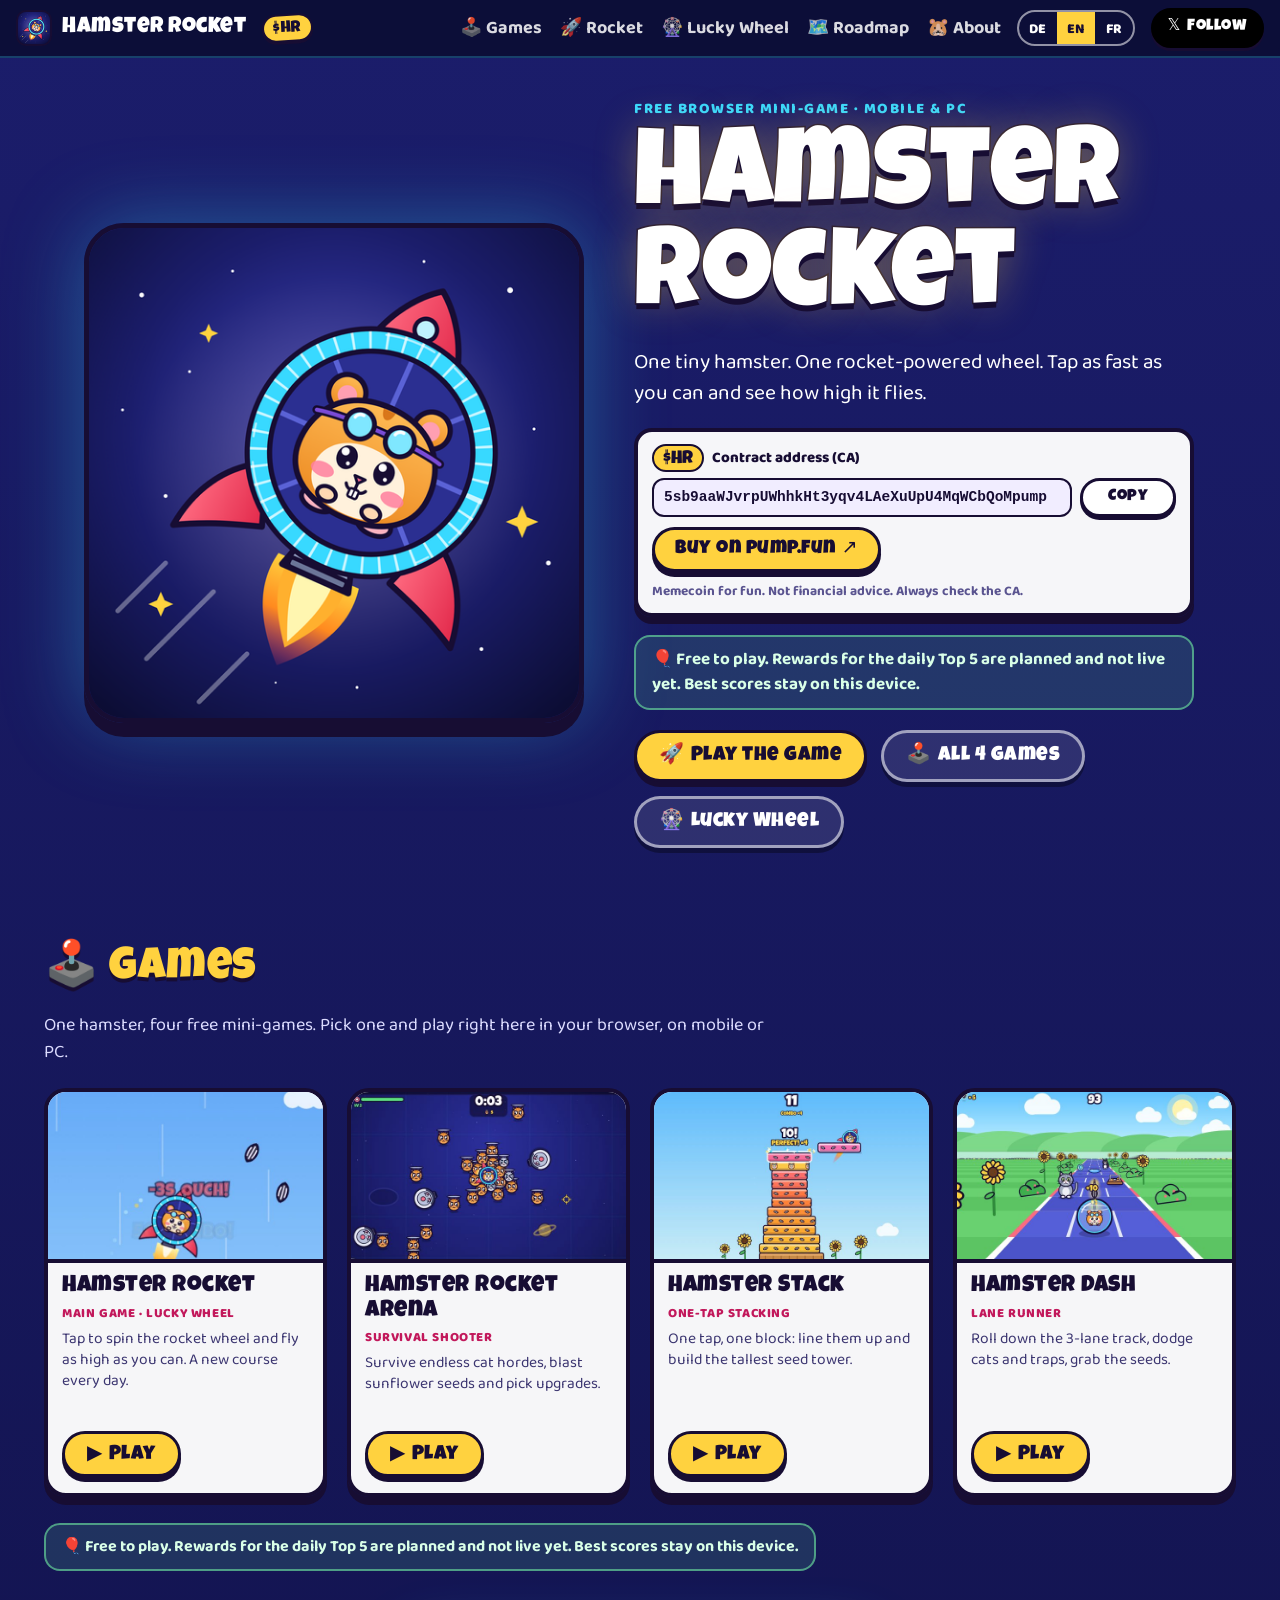
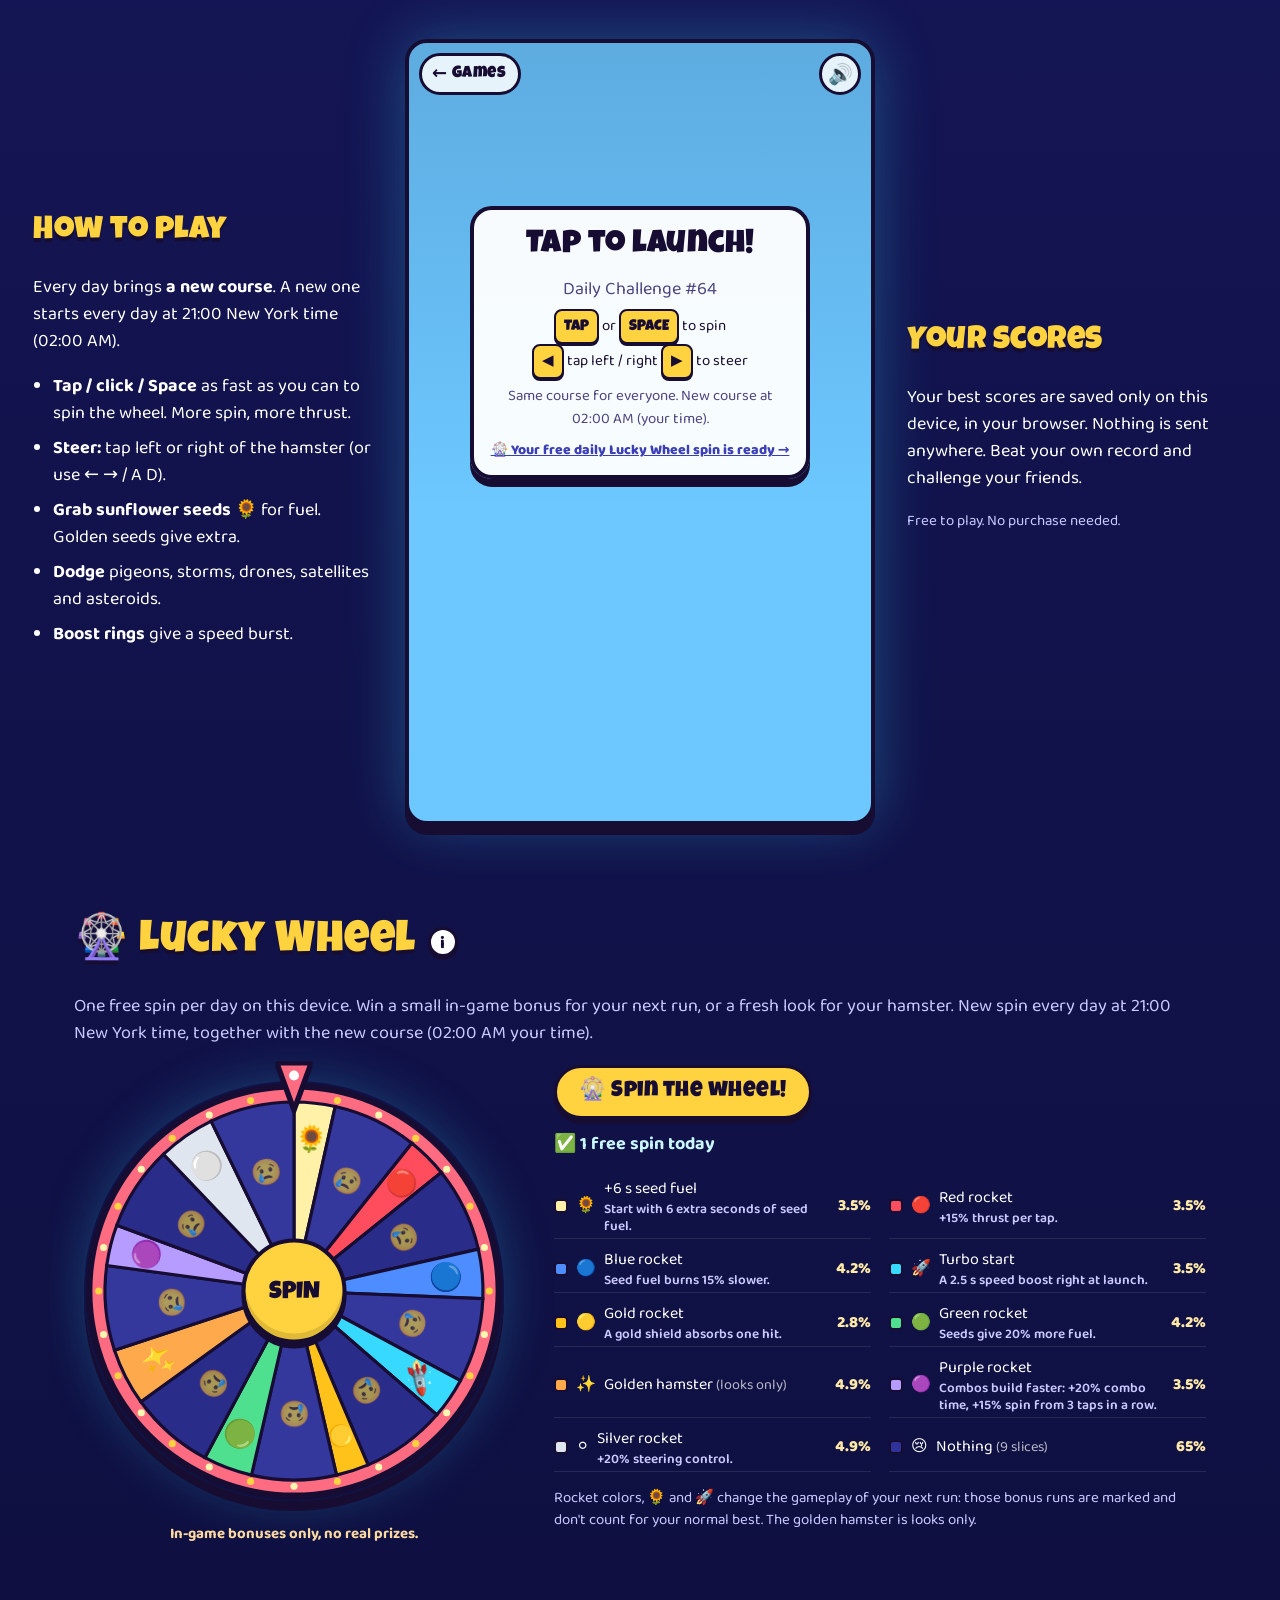
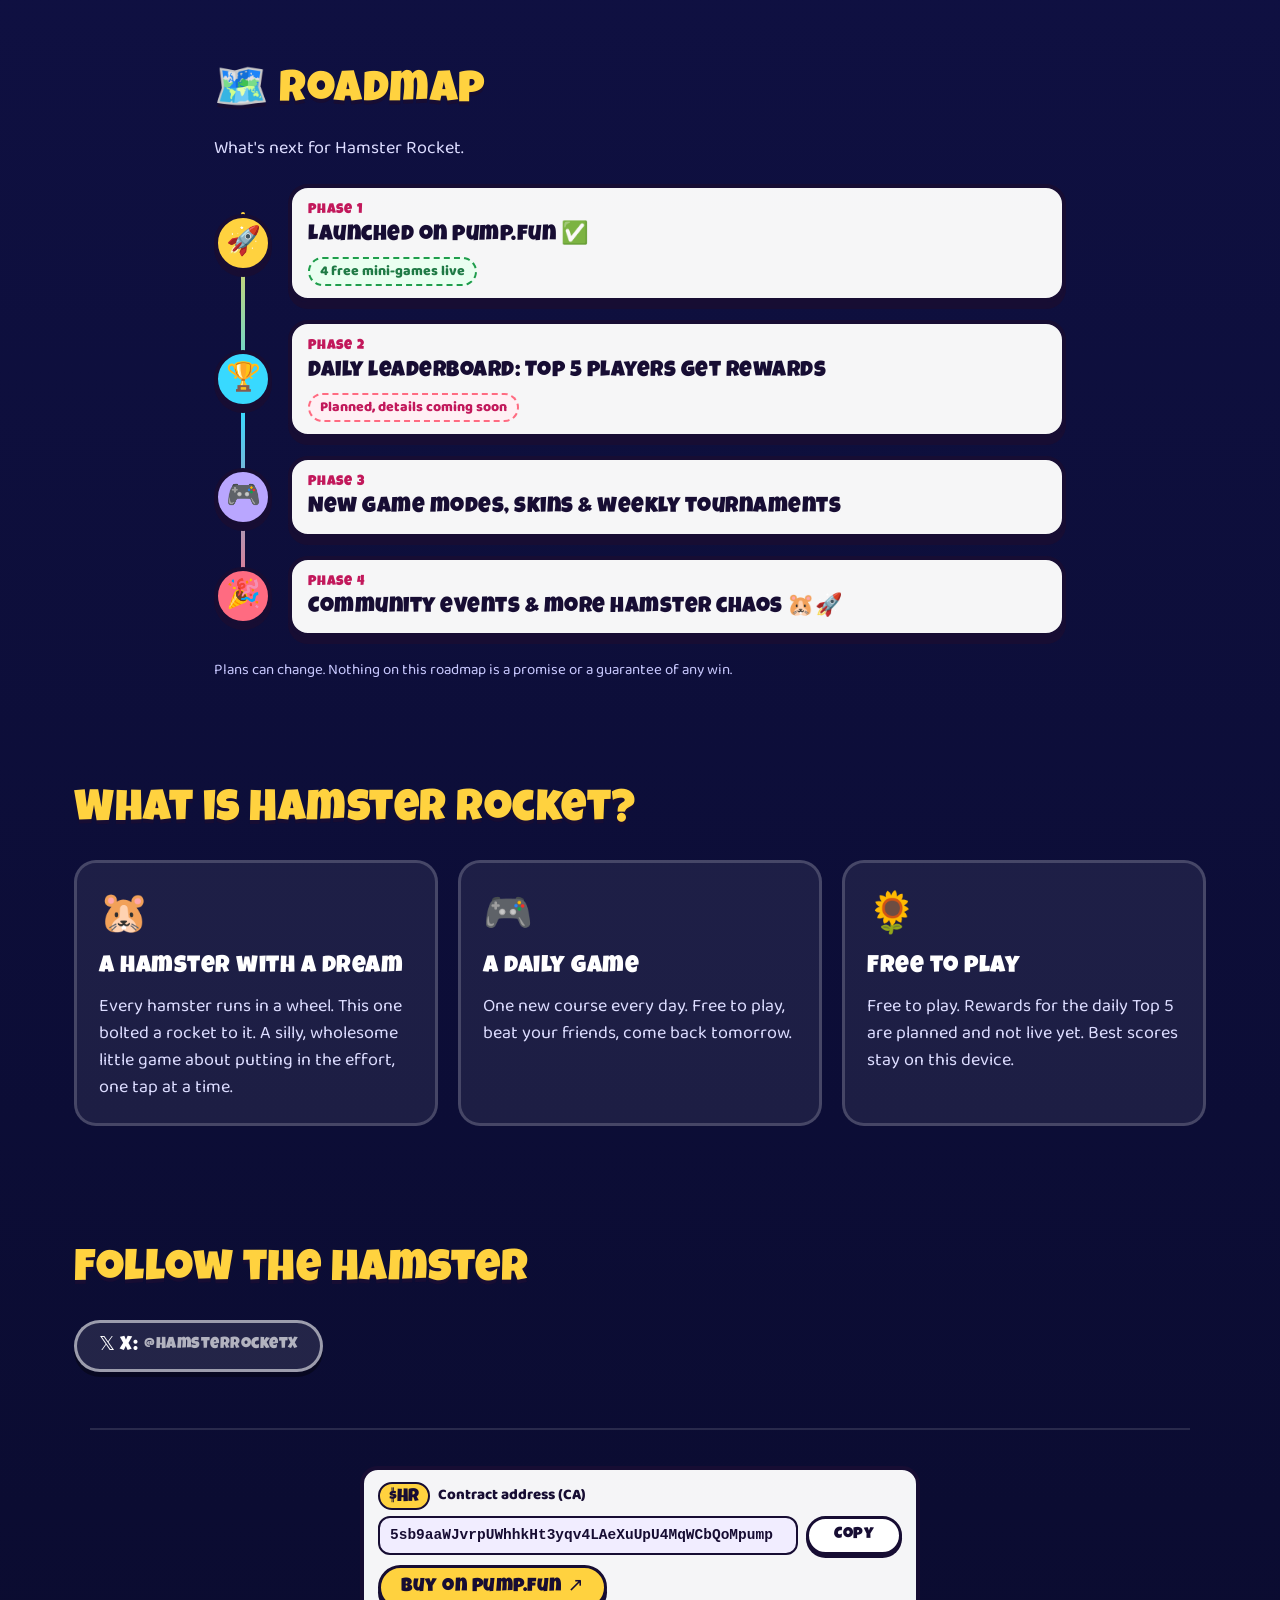
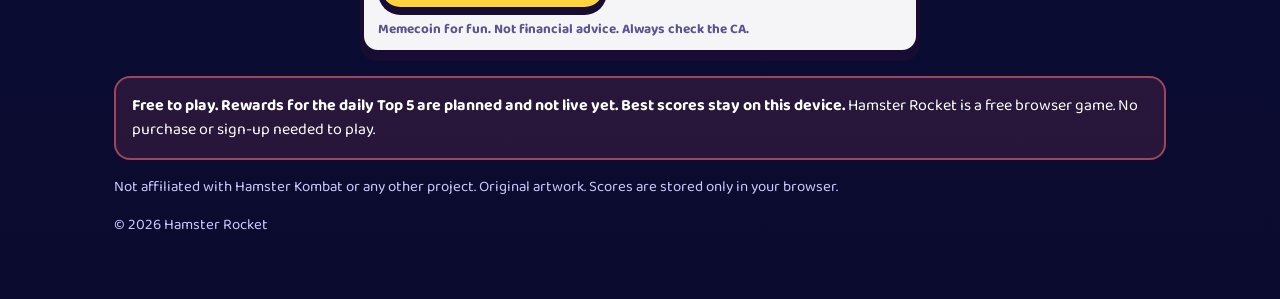
<file: index.html>
<!doctype html>
<html lang="en">
<head>
<meta charset="utf-8">
<meta name="viewport" content="width=device-width, initial-scale=1, viewport-fit=cover">
<title>Hamster Rocket: tap, spin, fly</title>
<meta name="description" content="Hamster Rocket: free browser mini-games for mobile and PC. Rocket flight with a daily course and Lucky Wheel, plus Arena, Stack and Dash. Free to play.">
<meta name="theme-color" content="#1b1d6b">
<meta property="og:title" content="Hamster Rocket">
<meta property="og:description" content="Tap, spin, fly. A free browser mini-game: fly the hamster as high as you can. Free to play.">
<meta property="og:type" content="website">
<link rel="canonical" href="https://botgrok558-ux.github.io/hamster-rocket/">
<meta property="og:url" content="https://botgrok558-ux.github.io/hamster-rocket/">
<meta property="og:image" content="https://botgrok558-ux.github.io/hamster-rocket/assets/og.jpg">
<meta name="twitter:card" content="summary_large_image">
<link rel="icon" type="image/png" sizes="32x32" href="assets/favicon-32.png">
<link rel="apple-touch-icon" href="assets/logo_180.png">
<link rel="preload" href="assets/luckiest-guy.woff2" as="font" type="font/woff2" crossorigin>
<link rel="stylesheet" href="style.css">
<script src="i18n.js"></script>
</head>
<body>
<header class="nav" id="nav">
  <a class="brand" href="#top"><img src="assets/logo_64.png" alt="" width="36" height="36"><span>Hamster Rocket</span></a>
  <span class="hr-ticker" title="$HR">$HR</span>
  <nav id="nav-menu" aria-label="Main">
    <a href="#games">🕹️ <span data-l="en">Games</span><span data-l="de">Spiele</span><span data-l="fr">Jeux</span></a>
    <a href="#play">🚀 Rocket</a>
    <a href="#wheel">🎡 <span data-l="en">Lucky Wheel</span><span data-l="de">Glücksrad</span><span data-l="fr">Roue de la chance</span></a>
    <a href="#roadmap">🗺️ Roadmap</a>
    <a href="#about">🐹 <span data-l="en">About</span><span data-l="de">Über</span><span data-l="fr">À propos</span></a>
    <a class="btn btn-small btn-x nav-x-m" data-social="X_URL" href="#socials">𝕏 <span data-l="en">Follow</span><span data-l="de">Folgen</span><span data-l="fr">Suivre</span></a>
  </nav>
  <div class="lang" role="group" aria-label="Language / Sprache / Langue"><button type="button" data-lang-btn="de" aria-pressed="false">DE</button><button type="button" data-lang-btn="en" aria-pressed="false">EN</button><button type="button" data-lang-btn="fr" aria-pressed="false">FR</button></div>
  <a class="btn btn-small btn-x nav-x" data-social="X_URL" href="#socials">𝕏 <span data-l="en">Follow</span><span data-l="de">Folgen</span><span data-l="fr">Suivre</span></a>
  <button class="burger" id="burger" type="button" aria-controls="nav-menu" aria-expanded="false" data-i18n-attr="aria-label|Open menu|Menü öffnen|Ouvrir le menu" aria-label="Open menu"><span></span><span></span><span></span></button>
</header>

<main id="top">
  <section class="hero">
    <div class="hero-art"><img src="assets/logo_512.png" alt="Cartoon hamster flying a rocket-powered hamster wheel" width="512" height="512"></div>
    <div class="hero-text">
      <p class="kicker"><span data-l="en">Free browser mini-game · mobile &amp; PC</span><span data-l="de">Gratis Browser-Minigame · Handy &amp; PC</span><span data-l="fr">Mini-jeu gratuit dans le navigateur · mobile &amp; PC</span></p>
      <h1>Hamster<br>Rocket</h1>
      <p data-l="en" class="tagline">One tiny hamster. One rocket-powered wheel. Tap as fast as you can and see how high it flies.</p><p data-l="de" class="tagline">Ein kleiner Hamster. Ein Laufrad mit Raketenantrieb. Tippe so schnell du kannst und schau, wie hoch er fliegt.</p><p data-l="fr" class="tagline">Un tout petit hamster. Une roue à réaction. Tape aussi vite que possible et regarde jusqu’où il monte.</p>
      <div class="ca-block ca-hero">
        <p class="ca-label"><span class="ca-tick">$HR</span> <span data-l="en">Contract address (CA)</span><span data-l="de">Contract-Adresse (CA)</span><span data-l="fr">Adresse du contrat (CA)</span></p>
        <div class="ca-row"><code class="ca-addr" data-ca>5sb9aaWJvrpUWhhkHt3yqv4LAeXuUpU4MqWCbQoMpump</code><button class="btn btn-small ca-copy" type="button" data-copy-ca data-i18n-attr="aria-label|Copy contract address|Contract-Adresse kopieren|Copier l’adresse du contrat" aria-label="Copy contract address"><span class="ca-copy-txt"><span data-l="en">Copy</span><span data-l="de">Kopieren</span><span data-l="fr">Copier</span></span><span class="ca-copied" hidden></span></button></div>
        <a class="btn btn-primary ca-buy" href="https://pump.fun/coin/5sb9aaWJvrpUWhhkHt3yqv4LAeXuUpU4MqWCbQoMpump" target="_blank" rel="noopener"><span data-l="en">Buy on pump.fun</span><span data-l="de">Auf pump.fun kaufen</span><span data-l="fr">Acheter sur pump.fun</span> ↗</a>
        <p class="ca-note"><span data-l="en">Memecoin for fun. Not financial advice. Always check the CA.</span><span data-l="de">Memecoin zum Spaß. Keine Finanzberatung. Prüfe immer die CA.</span><span data-l="fr">Memecoin pour le fun. Pas un conseil financier. Vérifie toujours la CA.</span></p>
      </div>
      <p class="fun-note"><span data-l="en">🎈 Free to play. Rewards for the daily Top 5 are planned and not live yet. Best scores stay on this device.</span><span data-l="de">🎈 Kostenlos spielbar. Belohnungen für die tägliche Top 5 sind geplant und noch nicht live. Bestwerte bleiben auf diesem Gerät.</span><span data-l="fr">🎈 Gratuit. Des récompenses pour le Top 5 du jour sont prévues mais pas encore actives. Les records restent sur cet appareil.</span></p>
      <div class="cta">
        <a class="btn btn-primary" href="#play">🚀 <span data-l="en">Play the game</span><span data-l="de">Jetzt spielen</span><span data-l="fr">Jouer</span></a>
        <a class="btn btn-ghost" href="#games">🕹️ <span data-l="en">All 4 games</span><span data-l="de">Alle 4 Spiele</span><span data-l="fr">Les 4 jeux</span></a>
        <a class="btn btn-ghost" href="#wheel">🎡 <span data-l="en">Lucky Wheel</span><span data-l="de">Glücksrad</span><span data-l="fr">Roue de la chance</span></a>
      </div>
    </div>
  </section>

  <section class="games" id="games" aria-labelledby="games-title">
    <h2 id="games-title">🕹️ <span data-l="en">Games</span><span data-l="de">Spiele</span><span data-l="fr">Jeux</span></h2>
    <p class="games-lead"><span data-l="en">One hamster, four free mini-games. Pick one and play right here in your browser, on mobile or PC.</span><span data-l="de">Ein Hamster, vier kostenlose Minispiele. Such dir eins aus und spiel direkt hier im Browser, auf Handy oder PC.</span><span data-l="fr">Un hamster, quatre mini-jeux gratuits. Choisis-en un et joue directement dans ton navigateur, sur mobile ou PC.</span></p>
    <div class="games-grid">
      <article class="game-card" data-game="rocket">
        <img class="gc-shot" src="assets/games/rocket.jpg" alt="Hamster Rocket: the hamster flies its rocket wheel through the sky" width="640" height="400" loading="lazy" decoding="async">
        <div class="gc-body">
          <h3>Hamster Rocket</h3>
          <p class="gc-tag"><span data-l="en">Main game · Lucky Wheel</span><span data-l="de">Hauptspiel · Glücksrad</span><span data-l="fr">Jeu principal · Roue de la chance</span></p>
          <p class="gc-desc"><span data-l="en">Tap to spin the rocket wheel and fly as high as you can. A new course every day.</span><span data-l="de">Tippe, dreh das Raketenrad und flieg so hoch du kannst. Jeden Tag eine neue Strecke.</span><span data-l="fr">Tape pour faire tourner la roue-fusée et vole le plus haut possible. Un nouveau parcours chaque jour.</span></p>
          <p class="gc-best" data-best="rocket"></p>
          <a class="btn btn-primary gc-play" href="#play" data-play="rocket">▶ <span data-l="en">Play</span><span data-l="de">Spielen</span><span data-l="fr">Jouer</span></a>
        </div>
      </article>
      <article class="game-card" data-game="arena">
        <img class="gc-shot" src="assets/games/arena.jpg" alt="Hamster Rocket Arena: the rocket hamster surrounded by cartoon cats" width="640" height="400" loading="lazy" decoding="async">
        <div class="gc-body">
          <h3>Hamster Rocket Arena</h3>
          <p class="gc-tag"><span data-l="en">Survival shooter</span><span data-l="de">Survival-Shooter</span><span data-l="fr">Jeu de survie</span></p>
          <p class="gc-desc"><span data-l="en">Survive endless cat hordes, blast sunflower seeds and pick upgrades.</span><span data-l="de">Überlebe endlose Katzen-Horden, schieß mit Sonnenblumenkernen und wähle Upgrades.</span><span data-l="fr">Survis aux hordes de chats, tire des graines de tournesol et choisis des améliorations.</span></p>
          <p class="gc-best" data-best="arena"></p>
          <a class="btn btn-primary gc-play" href="arena/" data-play="arena">▶ <span data-l="en">Play</span><span data-l="de">Spielen</span><span data-l="fr">Jouer</span></a>
        </div>
      </article>
      <article class="game-card" data-game="stack">
        <img class="gc-shot" src="assets/games/stack.jpg" alt="Hamster Stack: a tower of sunflower seed blocks" width="640" height="400" loading="lazy" decoding="async">
        <div class="gc-body">
          <h3>Hamster Stack</h3>
          <p class="gc-tag"><span data-l="en">One-tap stacking</span><span data-l="de">Stapeln mit einem Tipp</span><span data-l="fr">Empilage en un tap</span></p>
          <p class="gc-desc"><span data-l="en">One tap, one block: line them up and build the tallest seed tower.</span><span data-l="de">Ein Tipp, ein Block: stapel genau und bau den höchsten Kernturm.</span><span data-l="fr">Un tap, un bloc : aligne-les et construis la plus haute tour de graines.</span></p>
          <p class="gc-best" data-best="stack"></p>
          <a class="btn btn-primary gc-play" href="stack/" data-play="stack">▶ <span data-l="en">Play</span><span data-l="de">Spielen</span><span data-l="fr">Jouer</span></a>
        </div>
      </article>
      <article class="game-card" data-game="dash">
        <img class="gc-shot" src="assets/games/dash.jpg" alt="Hamster Dash: the hamster ball rolling down a toy track" width="640" height="400" loading="lazy" decoding="async">
        <div class="gc-body">
          <h3>Hamster Dash</h3>
          <p class="gc-tag"><span data-l="en">Lane runner</span><span data-l="de">Spur-Runner</span><span data-l="fr">Course sur 3 voies</span></p>
          <p class="gc-desc"><span data-l="en">Roll down the 3-lane track, dodge cats and traps, grab the seeds.</span><span data-l="de">Roll über die 3-spurige Bahn, weich Katzen und Fallen aus, sammle Kerne.</span><span data-l="fr">Roule sur la piste à 3 voies, évite chats et pièges, ramasse les graines.</span></p>
          <p class="gc-best" data-best="dash"></p>
          <a class="btn btn-primary gc-play" href="dash/" data-play="dash">▶ <span data-l="en">Play</span><span data-l="de">Spielen</span><span data-l="fr">Jouer</span></a>
        </div>
      </article>
    </div>
    <p class="games-note"><span data-l="en">🎈 Free to play. Rewards for the daily Top 5 are planned and not live yet. Best scores stay on this device.</span><span data-l="de">🎈 Kostenlos spielbar. Belohnungen für die tägliche Top 5 sind geplant und noch nicht live. Bestwerte bleiben auf diesem Gerät.</span><span data-l="fr">🎈 Gratuit. Des récompenses pour le Top 5 du jour sont prévues mais pas encore actives. Les records restent sur cet appareil.</span></p>
  </section>

  <section class="game-section" id="play">
    <div class="game-side game-side-left">
      <h2><span data-l="en">How to play</span><span data-l="de">So geht's</span><span data-l="fr">Comment jouer</span></h2>
      <p data-l="en">Every day brings <b>a new course</b>. A new one starts every day at 21:00 New York time (<span data-round-local>your time</span>).</p><p data-l="de">Jeden Tag gibt es <b>eine neue Strecke</b>. Sie wechselt jeden Tag um 21:00 New Yorker Zeit (<span data-round-local>deine Zeit</span>).</p><p data-l="fr">Chaque jour, <b>un nouveau parcours</b>. Il change chaque jour à 21:00, heure de New York (<span data-round-local>ton heure</span>).</p>
      <ul class="howto" data-l="en">
        <li><b>Tap / click / Space</b> as fast as you can to spin the wheel. More spin, more thrust.</li>
        <li><b>Steer:</b> tap left or right of the hamster (or use ← → / A D).</li>
        <li><b>Grab sunflower seeds 🌻</b> for fuel. Golden seeds give extra.</li>
        <li><b>Dodge</b> pigeons, storms, drones, satellites and asteroids.</li>
        <li><b>Boost rings</b> give a speed burst.</li>
      </ul>
      <ul class="howto" data-l="de">
        <li><b>Tippe / klicke / Leertaste</b> so schnell du kannst, um das Rad zu drehen. Mehr Drehung, mehr Schub.</li>
        <li><b>Lenken:</b> links oder rechts vom Hamster tippen (oder ← → / A D).</li>
        <li><b>Sammle Sonnenblumenkerne 🌻</b> als Treibstoff. Goldene geben extra.</li>
        <li><b>Weiche aus:</b> Tauben, Gewitter, Drohnen, Satelliten und Asteroiden.</li>
        <li><b>Boost-Ringe</b> geben einen Geschwindigkeitsschub.</li>
      </ul>
      <ul class="howto" data-l="fr">
        <li><b>Tape / clique / Espace</b> aussi vite que possible pour faire tourner la roue. Plus ça tourne, plus ça pousse.</li>
        <li><b>Diriger :</b> tape à gauche ou à droite du hamster (ou ← → / A D).</li>
        <li><b>Attrape les graines de tournesol 🌻</b> pour le carburant. Les graines dorées en donnent plus.</li>
        <li><b>Évite</b> pigeons, orages, drones, satellites et astéroïdes.</li>
        <li><b>Les anneaux boost</b> donnent un coup d’accélération.</li>
      </ul>
    </div>
    <div class="hr-wrap" id="hr-wrap">
      <div class="hr-stage" id="hr-stage">
        <canvas id="hr-canvas" aria-label="Hamster Rocket game. Tap or press space to fly."></canvas>
        <a class="hr-back" id="hr-back" href="#games" data-i18n-attr="aria-label|Back to all games|Zurück zu allen Spielen|Retour à tous les jeux" aria-label="Back to all games"><span aria-hidden="true">←</span> <span data-l="en">Games</span><span data-l="de">Spiele</span><span data-l="fr">Jeux</span></a>
        <button class="hr-mute" id="hr-mute" type="button" aria-label="Mute sound">🔊</button>
        <div class="hr-overlay" id="hr-start">
          <div class="card">
            <p class="hr-mode"></p>
            <h3><span data-l="en">Tap to launch!</span><span data-l="de">Tippen zum Start!</span><span data-l="fr">Tape pour décoller !</span></h3>
            <p id="start-day" class="muted">Daily Challenge</p>
            <p class="keys" data-l="en"><span class="key">TAP</span> or <span class="key">SPACE</span> to spin<br><span class="key">◀</span> tap left / right <span class="key">▶</span> to steer</p>
            <p class="keys" data-l="de"><span class="key">TIPPEN</span> oder <span class="key">LEERTASTE</span><br><span class="key">◀</span> links / rechts lenken <span class="key">▶</span></p>
            <p class="keys" data-l="fr"><span class="key">TAPE</span> ou <span class="key">ESPACE</span><br><span class="key">◀</span> gauche / droite pour diriger <span class="key">▶</span></p>
            <p id="start-best" class="muted small"></p>
            <p id="start-bonus" class="start-bonus" hidden></p>
            <a id="start-wheel" class="start-wheel" href="#wheel" hidden></a>
          </div>
        </div>
        <div class="hr-overlay hidden" id="hr-over">
          <div class="card">
            <p class="muted" id="go-title">Daily Challenge</p>
            <p class="go-reason" id="go-reason"></p>
            <p class="go-score" id="go-score">0 m</p>
            <p class="go-badge hidden" id="go-badge">NEW BEST!</p>
            <p class="small" id="go-stats"></p>
            <p class="small muted" id="go-best"></p>
            <p class="go-bonus hidden" id="go-bonus"></p>
            <div class="go-buttons">
              <button class="btn btn-primary" id="go-again" type="button">↻ <span data-l="en">Fly again</span><span data-l="de">Nochmal</span><span data-l="fr">Rejouer</span></button>
              <button class="btn btn-x" id="go-share" type="button"><span data-l="en">Share on 𝕏</span><span data-l="de">Auf 𝕏 teilen</span><span data-l="fr">Partager sur 𝕏</span></button>
              <button class="btn btn-ghost" id="go-card" type="button">⬇ <span data-l="en">Score card</span><span data-l="de">Score-Karte</span><span data-l="fr">Carte de score</span></button>
              <button class="btn btn-link" id="go-free" type="button"><span data-l="en">Free flight (random course)</span><span data-l="de">Freier Flug (zufällige Strecke)</span><span data-l="fr">Vol libre (parcours aléatoire)</span></button>
            </div>
          </div>
        </div>
      </div>
    </div>
    <div class="game-side game-side-right">
      <h2><span data-l="en">Your scores</span><span data-l="de">Deine Punkte</span><span data-l="fr">Tes scores</span></h2>
      <p data-l="en">Your best scores are saved only on this device, in your browser. Nothing is sent anywhere. Beat your own record and challenge your friends.</p><p data-l="de">Deine Bestwerte werden nur auf diesem Gerät in deinem Browser gespeichert. Es wird nichts verschickt. Knack deinen eigenen Rekord und fordere deine Freunde heraus.</p><p data-l="fr">Tes meilleurs scores sont enregistrés uniquement sur cet appareil, dans ton navigateur. Rien n’est envoyé. Bats ton propre record et défie tes amis.</p>
      <p data-l="en" class="muted small">Free to play. No purchase needed.</p><p data-l="de" class="muted small">Kostenlos spielbar. Kein Kauf nötig.</p><p data-l="fr" class="muted small">Gratuit. Aucun achat nécessaire.</p>
    </div>
  </section>

  <section class="wheel-sec" id="wheel">
    <div class="wheel-head">
      <h2>🎡 <span data-l="en">Lucky Wheel</span><span data-l="de">Glücksrad</span><span data-l="fr">Roue de la chance</span></h2>
      <div class="odds">
        <button class="odds-btn" id="odds-btn" type="button" aria-expanded="false" aria-controls="odds-tip" data-i18n-attr="aria-label|Show chances|Chancen anzeigen|Afficher les chances" aria-label="Show chances">i</button>
        <div class="odds-tip" id="odds-tip" role="tooltip" hidden><span data-l="en">Chances: 65% nothing, 35% bonus</span><span data-l="de">Chancen: 65 % nichts, 35 % Bonus</span><span data-l="fr">Chances : 65 % rien, 35 % bonus</span></div>
      </div>
    </div>
    <p class="muted"><span data-l="en">One free spin per day on this device. Win a small in-game bonus for your next run, or a fresh look for your hamster.</span><span data-l="de">Ein Gratis-Dreh pro Tag auf diesem Gerät. Gewinne einen kleinen Spiel-Bonus für deinen nächsten Flug oder einen neuen Look für deinen Hamster.</span><span data-l="fr">Un tour gratuit par jour sur cet appareil. Gagne un petit bonus en jeu pour ta prochaine partie, ou un nouveau look pour ton hamster.</span> <span id="wheel-reset"></span></p>
    <div class="wheel-grid">
      <div class="wheel-col">
        <div class="wheel-box" id="wheel-box">
          <svg class="wheel-pointer" id="wheel-pointer" viewBox="0 0 40 50" aria-hidden="true"><path d="M5 4 H35 L20 45 Z" fill="#ff6b81" stroke="#170d33" stroke-width="4" stroke-linejoin="round"/><circle cx="20" cy="15" r="4.5" fill="#fff"/></svg>
          <canvas id="wheel-canvas" width="400" height="400" role="img" aria-label="Lucky Wheel / Glücksrad / Roue de la chance"></canvas>
          <button class="wheel-hub" id="wheel-hub" type="button" data-i18n-attr="aria-label|Spin the wheel|Glücksrad drehen|Tourner la roue" aria-label="Spin the wheel">SPIN</button>
          <canvas class="wheel-fx" id="wheel-fx" aria-hidden="true"></canvas>
        </div>
        <p class="wheel-note"><span data-l="en">In-game bonuses only, no real prizes.</span><span data-l="de">Nur Spiel-Boni, keine echten Preise.</span><span data-l="fr">Bonus en jeu uniquement, aucun vrai prix.</span></p>
      </div>
      <div class="wheel-side">
        <button class="btn btn-primary wheel-go" id="wheel-go" type="button">🎡 Spin the wheel!</button>
        <p class="wheel-count" id="wheel-count" aria-live="polite"></p>
        <div class="wheel-result" id="wheel-result" aria-live="polite" hidden></div>
        <ul class="wheel-legend" id="wheel-legend"></ul>
        <p class="muted small" id="wheel-fair"></p>
      </div>
    </div>
  </section>

  <section class="roadmap" id="roadmap" aria-labelledby="roadmap-title">
    <h2 id="roadmap-title">🗺️ Roadmap</h2>
    <p class="rm-lead"><span data-l="en">What's next for Hamster Rocket.</span><span data-l="de">Was als Nächstes für Hamster Rocket kommt.</span><span data-l="fr">La suite pour Hamster Rocket.</span></p>
    <ol class="rm-list">
      <li class="rm-step">
        <span class="rm-dot" aria-hidden="true">🚀</span>
        <div class="rm-card">
          <p class="rm-phase"><span data-l="en">Phase</span><span data-l="de">Phase</span><span data-l="fr">Phase</span> 1</p>
          <h3><span data-l="en">Launched on pump.fun ✅</span><span data-l="de">Auf pump.fun gelauncht ✅</span><span data-l="fr">Lancé sur pump.fun ✅</span></h3>
          <p class="rm-note rm-done"><span data-l="en">4 free mini-games live</span><span data-l="de">4 kostenlose Minispiele live</span><span data-l="fr">4 mini-jeux gratuits en ligne</span></p>
        </div>
      </li>
      <li class="rm-step">
        <span class="rm-dot" aria-hidden="true">🏆</span>
        <div class="rm-card">
          <p class="rm-phase"><span data-l="en">Phase</span><span data-l="de">Phase</span><span data-l="fr">Phase</span> 2</p>
          <h3><span data-l="en">Daily leaderboard: Top 5 players get rewards</span><span data-l="de">Tägliche Bestenliste: Die Top 5 Spieler erhalten Belohnungen</span><span data-l="fr">Classement quotidien : le Top 5 des joueurs reçoit des récompenses</span></h3>
          <p class="rm-note"><span data-l="en">Planned, details coming soon</span><span data-l="de">Geplant, Details folgen</span><span data-l="fr">Prévu, détails à venir</span></p>
        </div>
      </li>
      <li class="rm-step">
        <span class="rm-dot" aria-hidden="true">🎮</span>
        <div class="rm-card">
          <p class="rm-phase"><span data-l="en">Phase</span><span data-l="de">Phase</span><span data-l="fr">Phase</span> 3</p>
          <h3><span data-l="en">New game modes, skins &amp; weekly tournaments</span><span data-l="de">Neue Spielmodi, Skins &amp; wöchentliche Turniere</span><span data-l="fr">Nouveaux modes de jeu, skins et tournois hebdomadaires</span></h3>
        </div>
      </li>
      <li class="rm-step">
        <span class="rm-dot" aria-hidden="true">🎉</span>
        <div class="rm-card">
          <p class="rm-phase"><span data-l="en">Phase</span><span data-l="de">Phase</span><span data-l="fr">Phase</span> 4</p>
          <h3><span data-l="en">Community events &amp; more hamster chaos 🐹🚀</span><span data-l="de">Community-Events &amp; noch mehr Hamster-Chaos 🐹🚀</span><span data-l="fr">Événements communautaires et encore plus de chaos hamster 🐹🚀</span></h3>
        </div>
      </li>
    </ol>
    <p class="rm-foot muted small"><span data-l="en">Plans can change. Nothing on this roadmap is a promise or a guarantee of any win.</span><span data-l="de">Pläne können sich ändern. Nichts auf dieser Roadmap ist ein Versprechen oder eine Gewinngarantie.</span><span data-l="fr">Les plans peuvent changer. Rien sur cette feuille de route n’est une promesse ni une garantie de gain.</span></p>
  </section>

  <section class="about" id="about">
    <h2><span data-l="en">What is Hamster Rocket?</span><span data-l="de">Was ist Hamster Rocket?</span><span data-l="fr">C’est quoi, Hamster Rocket ?</span></h2>
    <div class="grid3">
      <div class="tile"><span class="emoji">🐹</span><h3><span data-l="en">A hamster with a dream</span><span data-l="de">Ein Hamster mit einem Traum</span><span data-l="fr">Un hamster qui rêve en grand</span></h3><p data-l="en">Every hamster runs in a wheel. This one bolted a rocket to it. A silly, wholesome little game about putting in the effort, one tap at a time.</p><p data-l="de">Jeder Hamster rennt im Laufrad. Dieser hat eine Rakete drangeschraubt. Ein albernes, liebenswertes kleines Spiel übers Dranbleiben, ein Tipp nach dem anderen.</p><p data-l="fr">Tous les hamsters courent dans une roue. Celui-ci y a fixé une fusée. Un petit jeu drôle et tout mignon sur l’effort, un tap après l’autre.</p></div>
      <div class="tile"><span class="emoji">🎮</span><h3><span data-l="en">A daily game</span><span data-l="de">Ein tägliches Spiel</span><span data-l="fr">Un jeu quotidien</span></h3><p data-l="en">One new course every day. Free to play, beat your friends, come back tomorrow.</p><p data-l="de">Jeden Tag eine neue Strecke. Kostenlos spielen, Freunde schlagen, morgen wiederkommen.</p><p data-l="fr">Un nouveau parcours chaque jour. Gratuit, bats tes amis, reviens demain.</p></div>
      <div class="tile"><span class="emoji">🌻</span><h3><span data-l="en">Free to play</span><span data-l="de">Kostenlos spielbar</span><span data-l="fr">Gratuit</span></h3><p data-l="en">Free to play. Rewards for the daily Top 5 are planned and not live yet. Best scores stay on this device.</p><p data-l="de">Kostenlos spielbar. Belohnungen für die tägliche Top 5 sind geplant und noch nicht live. Bestwerte bleiben auf diesem Gerät.</p><p data-l="fr">Gratuit. Des récompenses pour le Top 5 du jour sont prévues mais pas encore actives. Les records restent sur cet appareil.</p></div>
    </div>
  </section>

  <section class="socials" id="socials">
    <h2><span data-l="en">Follow the hamster</span><span data-l="de">Folge dem Hamster</span><span data-l="fr">Suis le hamster</span></h2>
    <div class="social-row">
      <a class="btn btn-ghost" data-social="X_URL" href="#socials">𝕏 X: <em>@HamsterRocketX</em></a>
    </div>
  </section>
</main>

<footer class="footer">
  <div class="ca-block ca-footer">
    <p class="ca-label"><span class="ca-tick">$HR</span> <span data-l="en">Contract address (CA)</span><span data-l="de">Contract-Adresse (CA)</span><span data-l="fr">Adresse du contrat (CA)</span></p>
    <div class="ca-row"><code class="ca-addr" data-ca>5sb9aaWJvrpUWhhkHt3yqv4LAeXuUpU4MqWCbQoMpump</code><button class="btn btn-small ca-copy" type="button" data-copy-ca data-i18n-attr="aria-label|Copy contract address|Contract-Adresse kopieren|Copier l’adresse du contrat" aria-label="Copy contract address"><span class="ca-copy-txt"><span data-l="en">Copy</span><span data-l="de">Kopieren</span><span data-l="fr">Copier</span></span><span class="ca-copied" hidden></span></button></div>
    <a class="btn btn-primary ca-buy" href="https://pump.fun/coin/5sb9aaWJvrpUWhhkHt3yqv4LAeXuUpU4MqWCbQoMpump" target="_blank" rel="noopener"><span data-l="en">Buy on pump.fun</span><span data-l="de">Auf pump.fun kaufen</span><span data-l="fr">Acheter sur pump.fun</span> ↗</a>
    <p class="ca-note"><span data-l="en">Memecoin for fun. Not financial advice. Always check the CA.</span><span data-l="de">Memecoin zum Spaß. Keine Finanzberatung. Prüfe immer die CA.</span><span data-l="fr">Memecoin pour le fun. Pas un conseil financier. Vérifie toujours la CA.</span></p>
  </div>
  <p class="disclaimer" data-l="en"><b>Free to play. Rewards for the daily Top 5 are planned and not live yet. Best scores stay on this device.</b> Hamster Rocket is a free browser game. No purchase or sign-up needed to play.</p>
  <p class="disclaimer" data-l="de"><b>Kostenlos spielbar. Belohnungen für die tägliche Top 5 sind geplant und noch nicht live. Bestwerte bleiben auf diesem Gerät.</b> Hamster Rocket ist ein kostenloses Browserspiel. Zum Spielen ist kein Kauf und keine Anmeldung nötig.</p>
  <p class="disclaimer" data-l="fr"><b>Gratuit. Des récompenses pour le Top 5 du jour sont prévues mais pas encore actives. Les records restent sur cet appareil.</b> Hamster Rocket est un jeu gratuit dans le navigateur. Aucun achat ni inscription nécessaire pour jouer.</p>
  <p data-l="en" class="muted small">Not affiliated with Hamster Kombat or any other project. Original artwork. Scores are stored only in your browser.</p><p data-l="de" class="muted small">Nicht verbunden mit Hamster Kombat oder anderen Projekten. Eigene Grafiken. Punkte werden nur in deinem Browser gespeichert.</p><p data-l="fr" class="muted small">Sans lien avec Hamster Kombat ni aucun autre projet. Illustrations originales. Les scores sont enregistrés uniquement dans ton navigateur.</p>
  <p class="muted small">© 2026 Hamster Rocket</p>
</footer>

<script src="config.js"></script>
<script src="sim.js"></script>
<script src="main.js"></script>
<script src="wheel.js"></script>
<script src="game.js"></script>
</body>
</html>
</file>
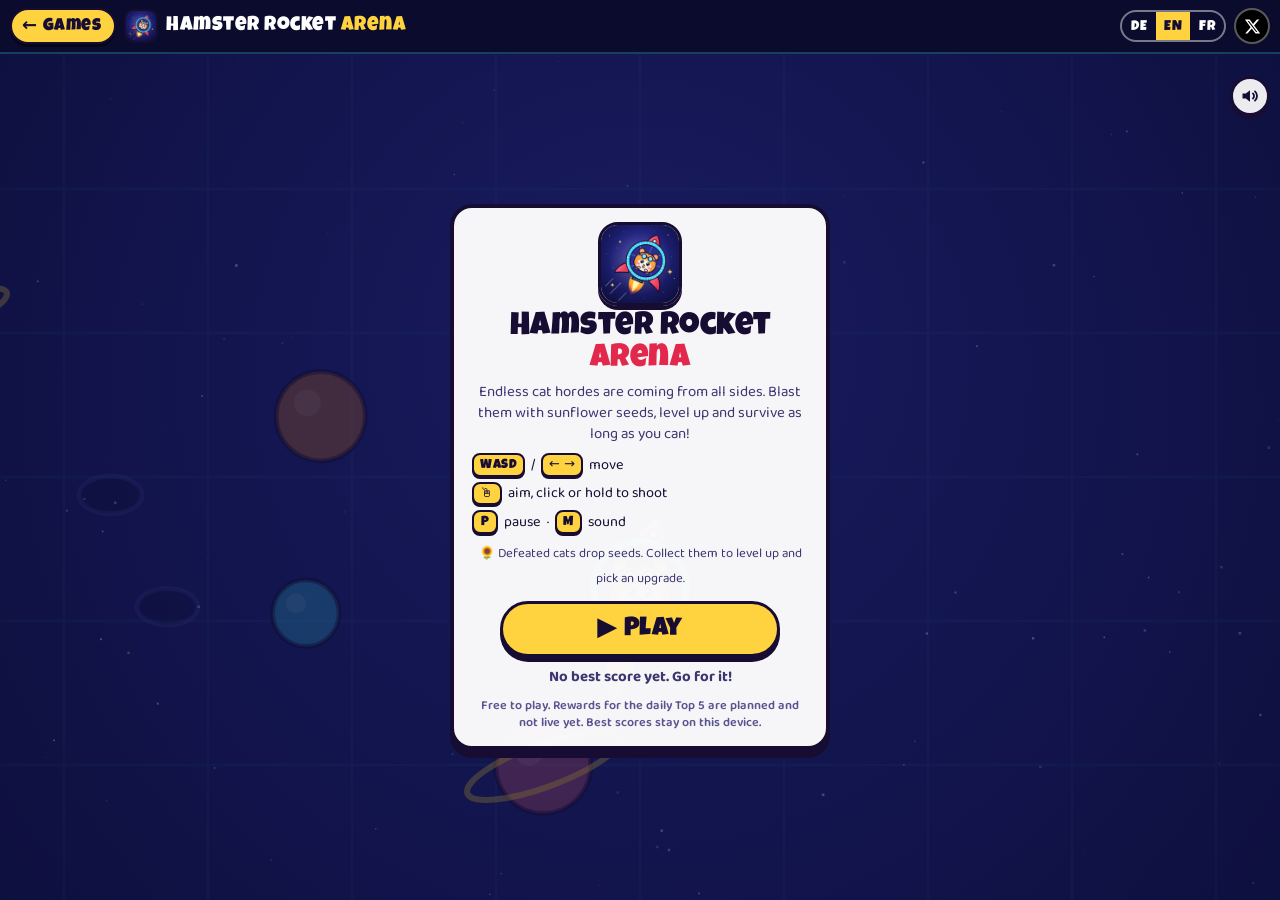
<file: arena/index.html>
<!doctype html>
<html lang="en">
<head>
<meta charset="utf-8">
<meta name="viewport" content="width=device-width, initial-scale=1, viewport-fit=cover">
<title>Hamster Rocket Arena · Hamster Rocket games</title>
<meta name="description" content="Hamster Rocket Arena: a free cartoon survival shooter for mobile and PC. Fly the rocket hamster, blast sunflower seeds at endless cat hordes and survive as long as you can. Free to play.">
<meta name="theme-color" content="#1b1d6b">
<meta property="og:title" content="Hamster Rocket Arena">
<meta property="og:description" content="Fly the rocket hamster, blast sunflower seeds at endless cat hordes, level up and survive as long as you can. Free to play.">
<meta property="og:type" content="website">
<link rel="canonical" href="https://botgrok558-ux.github.io/hamster-rocket/arena/">
<meta property="og:url" content="https://botgrok558-ux.github.io/hamster-rocket/arena/">
<meta property="og:image" content="https://botgrok558-ux.github.io/hamster-rocket/assets/og-arena.jpg">
<meta name="twitter:card" content="summary_large_image">
<link rel="icon" type="image/png" sizes="32x32" href="../assets/favicon-32.png">
<link rel="apple-touch-icon" href="../assets/logo_180.png">
<link rel="preload" href="../assets/luckiest-guy.woff2" as="font" type="font/woff2" crossorigin>
<link rel="stylesheet" href="style.css">
<script src="../i18n.js"></script>
</head>
<body>
<header class="bar">
  <a class="back-btn" id="btn-back" href="../#games" data-i18n-attr="aria-label|Back to all games|Zurück zu allen Spielen|Retour à tous les jeux" aria-label="Back to all games"><span aria-hidden="true">←</span> <span data-l="en">Games</span><span data-l="de">Spiele</span><span data-l="fr">Jeux</span></a>
  <a class="brand" href="../" aria-label="Hamster Rocket Arena"><img src="../assets/logo_64.png" alt="" width="34" height="34"><span class="brand-name">Hamster Rocket <b>Arena</b></span></a>
  <span class="spacer"></span>
  <div class="lang" role="group" aria-label="Language / Sprache / Langue"><button type="button" data-lang-btn="de" aria-pressed="false">DE</button><button type="button" data-lang-btn="en" aria-pressed="false">EN</button><button type="button" data-lang-btn="fr" aria-pressed="false">FR</button></div>
  <a class="x-link" href="https://x.com/HamsterRocketX" target="_blank" rel="noopener noreferrer" data-i18n-attr="aria-label|Hamster Rocket on X|Hamster Rocket auf X|Hamster Rocket sur X" aria-label="Hamster Rocket on X">
    <svg viewBox="0 0 24 24" width="17" height="17" aria-hidden="true"><path fill="#fff" d="M18.244 2.25h3.308l-7.227 8.26 8.502 11.24H16.17l-5.214-6.817L4.99 21.75H1.68l7.73-8.835L1.254 2.25H8.08l4.713 6.231zm-1.161 17.52h1.833L7.084 4.126H5.117z"/></svg>
  </a>
</header>

<main class="stage" id="stage">
  <canvas id="arena" aria-label="Hamster Rocket Arena game"></canvas>

  <div class="hud-btns">
    <button type="button" class="icon-btn hidden" id="btn-pause" data-i18n-attr="aria-label|Pause|Pause|Pause" aria-label="Pause">
      <svg viewBox="0 0 24 24" width="18" height="18" aria-hidden="true"><rect x="5" y="4" width="5" height="16" rx="1.5" fill="#170d33"/><rect x="14" y="4" width="5" height="16" rx="1.5" fill="#170d33"/></svg>
    </button>
    <button type="button" class="icon-btn" id="btn-mute" aria-label="Mute">
      <svg viewBox="0 0 24 24" width="20" height="20" aria-hidden="true"><path d="M3 9h4l5-4v14l-5-4H3z" fill="#170d33"/><g id="snd-on" fill="none" stroke="#170d33" stroke-width="2.2" stroke-linecap="round"><path d="M15.5 9a4 4 0 0 1 0 6"/><path d="M18 6.5a7.5 7.5 0 0 1 0 11"/></g><g id="snd-off" stroke="#e2294b" stroke-width="2.4" stroke-linecap="round"><path d="M15 9l6 6M21 9l-6 6"/></g></svg>
    </button>
  </div>

  <!-- start -->
  <div class="overlay" id="ov-start">
    <div class="card">
      <img class="card-logo" src="../assets/logo_180.png" alt="" width="84" height="84">
      <h1>Hamster Rocket <span>Arena</span></h1>
      <p class="lead"><span data-l="en">Endless cat hordes are coming from all sides. Blast them with sunflower seeds, level up and survive as long as you can!</span><span data-l="de">Endlose Katzen-Horden kommen von allen Seiten. Schieß sie mit Sonnenblumenkernen ab, steig auf und überlebe so lange du kannst!</span><span data-l="fr">Des hordes de chats arrivent de tous les côtés. Bombarde-les de graines de tournesol, monte de niveau et survis le plus longtemps possible&nbsp;!</span></p>
      <ul class="controls touch-only">
        <li><span class="key">👈</span> <span data-l="en">Left thumb: move</span><span data-l="de">Linker Daumen: bewegen</span><span data-l="fr">Pouce gauche&nbsp;: bouger</span></li>
        <li><span class="key">👉</span> <span data-l="en">Right thumb: aim + shoot</span><span data-l="de">Rechter Daumen: zielen + schießen</span><span data-l="fr">Pouce droit&nbsp;: viser + tirer</span></li>
      </ul>
      <ul class="controls mouse-only">
        <li><span class="key">WASD</span> / <span class="key">← →</span> <span data-l="en">move</span><span data-l="de">bewegen</span><span data-l="fr">bouger</span></li>
        <li><span class="key">🖱</span> <span data-l="en">aim, click or hold to shoot</span><span data-l="de">zielen, klicken oder halten zum Schießen</span><span data-l="fr">viser, clique ou maintiens pour tirer</span></li>
        <li><span class="key">P</span> <span data-l="en">pause</span><span data-l="de">Pause</span><span data-l="fr">pause</span> · <span class="key">M</span> <span data-l="en">sound</span><span data-l="de">Ton</span><span data-l="fr">son</span></li>
      </ul>
      <p class="powers">🌻 <span data-l="en">Defeated cats drop seeds. Collect them to level up and pick an upgrade.</span><span data-l="de">Besiegte Katzen lassen Kerne fallen. Sammle sie, steig auf und wähle ein Upgrade.</span><span data-l="fr">Les chats vaincus lâchent des graines. Ramasse-les pour monter de niveau et choisir une amélioration.</span></p>
      <button type="button" class="btn btn-primary btn-big" id="btn-play">▶ <span data-l="en">Play</span><span data-l="de">Spielen</span><span data-l="fr">Jouer</span></button>
      <p class="best-line" id="start-best"></p>
      <p class="debug-line hidden" id="debug-line"></p>
      <p class="fun-note"><span data-l="en">Free to play. Rewards for the daily Top 5 are planned and not live yet. Best scores stay on this device.</span><span data-l="de">Kostenlos spielbar. Belohnungen für die tägliche Top 5 sind geplant und noch nicht live. Bestwerte bleiben auf diesem Gerät.</span><span data-l="fr">Gratuit. Des récompenses pour le Top 5 du jour sont prévues mais pas encore actives. Les records restent sur cet appareil.</span></p>
    </div>
  </div>

  <!-- pause -->
  <div class="overlay hidden" id="ov-pause">
    <div class="card card-small">
      <h2><span data-l="en">Paused</span><span data-l="de">Pause</span><span data-l="fr">Pause</span></h2>
      <div class="btn-col">
        <button type="button" class="btn btn-primary btn-big" id="btn-resume">▶ <span data-l="en">Resume</span><span data-l="de">Weiter</span><span data-l="fr">Reprendre</span></button>
        <button type="button" class="btn btn-ghost" id="btn-restart">↻ <span data-l="en">Restart</span><span data-l="de">Neu starten</span><span data-l="fr">Recommencer</span></button>
      </div>
      <p class="fun-note"><span data-l="en">Free to play. Rewards for the daily Top 5 are planned and not live yet. Best scores stay on this device.</span><span data-l="de">Kostenlos spielbar. Belohnungen für die tägliche Top 5 sind geplant und noch nicht live. Bestwerte bleiben auf diesem Gerät.</span><span data-l="fr">Gratuit. Des récompenses pour le Top 5 du jour sont prévues mais pas encore actives. Les records restent sur cet appareil.</span></p>
    </div>
  </div>

  <!-- level up -->
  <div class="overlay hidden" id="ov-level">
    <div class="card card-level">
      <h2 class="lv-title"><span data-l="en">Level up!</span><span data-l="de">Aufgestiegen!</span><span data-l="fr">Niveau supérieur&nbsp;!</span></h2>
      <p class="lv-sub"><span data-l="en">Pick an upgrade</span><span data-l="de">Wähle ein Upgrade</span><span data-l="fr">Choisis une amélioration</span></p>
      <div class="lv-cards" id="lv-cards"></div>
    </div>
  </div>

  <!-- game over -->
  <div class="overlay hidden" id="ov-over">
    <div class="card">
      <h2 class="go-title"><span data-l="en">Game over</span><span data-l="de">Game over</span><span data-l="fr">Partie terminée</span></h2>
      <p class="go-score" id="go-time">0:00</p>
      <p class="go-label"><span data-l="en">time survived</span><span data-l="de">überlebt</span><span data-l="fr">temps de survie</span></p>
      <p class="go-badge hidden" id="go-newbest"><span data-l="en">NEW BEST!</span><span data-l="de">NEUER BESTWERT!</span><span data-l="fr">NOUVEAU RECORD&nbsp;!</span></p>
      <div class="go-stats">
        <div><b id="go-kills">0</b><span data-l="en">kills</span><span data-l="de">Gegner besiegt</span><span data-l="fr">ennemis vaincus</span></div>
        <div><b id="go-level">1</b><span data-l="en">level</span><span data-l="de">Stufe</span><span data-l="fr">niveau</span></div>
      </div>
      <p class="best-line" id="go-best"></p>
      <div class="btn-col">
        <button type="button" class="btn btn-primary btn-big" id="btn-again">↻ <span data-l="en">Play again</span><span data-l="de">Nochmal</span><span data-l="fr">Rejouer</span></button>
        <button type="button" class="btn btn-x" id="btn-share"><svg viewBox="0 0 24 24" width="16" height="16" aria-hidden="true"><path fill="#fff" d="M18.244 2.25h3.308l-7.227 8.26 8.502 11.24H16.17l-5.214-6.817L4.99 21.75H1.68l7.73-8.835L1.254 2.25H8.08l4.713 6.231zm-1.161 17.52h1.833L7.084 4.126H5.117z"/></svg> <span data-l="en">Share on X</span><span data-l="de">Auf X teilen</span><span data-l="fr">Partager sur X</span></button>
      </div>
      <p class="fun-note"><span data-l="en">Free to play. Rewards for the daily Top 5 are planned and not live yet. Best scores stay on this device.</span><span data-l="de">Kostenlos spielbar. Belohnungen für die tägliche Top 5 sind geplant und noch nicht live. Bestwerte bleiben auf diesem Gerät.</span><span data-l="fr">Gratuit. Des récompenses pour le Top 5 du jour sont prévues mais pas encore actives. Les records restent sur cet appareil.</span></p>
    </div>
  </div>

  <noscript><div class="overlay"><div class="card"><p>Please enable JavaScript to play. · Bitte JavaScript aktivieren. · Active JavaScript pour jouer.</p></div></div></noscript>
</main>

<script src="arena.js"></script>
<script src="main.js"></script>
</body>
</html>
</file>
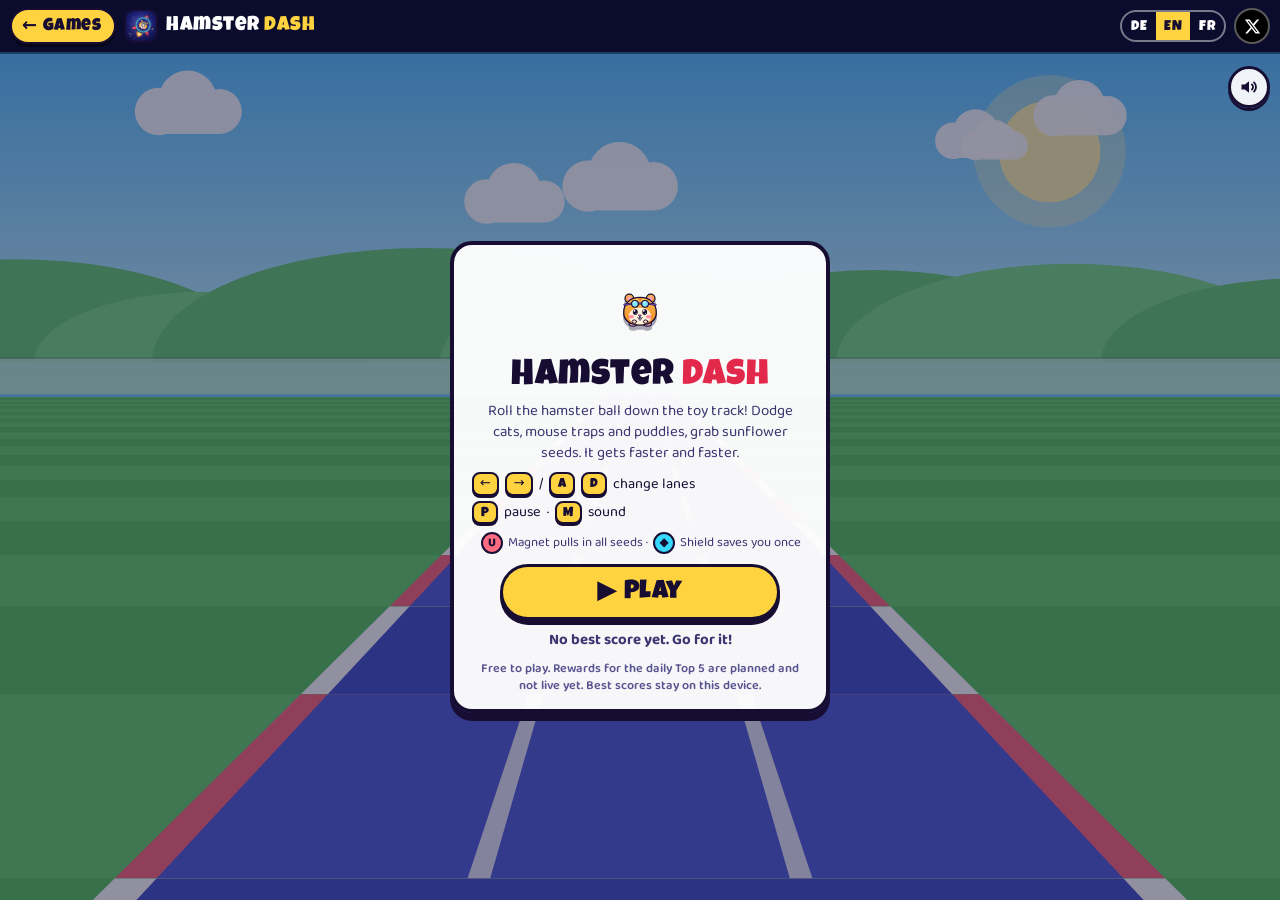
<file: dash/index.html>
<!doctype html>
<html lang="en">
<head>
<meta charset="utf-8">
<meta name="viewport" content="width=device-width, initial-scale=1, viewport-fit=cover">
<title>Hamster Dash · Hamster Rocket games</title>
<meta name="description" content="Hamster Dash: a free endless lane runner for mobile and PC. Roll the hamster ball down a 3-lane track, dodge cats, mouse traps and puddles, collect sunflower seeds. Free to play.">
<meta name="theme-color" content="#1b1d6b">
<meta property="og:title" content="Hamster Dash">
<meta property="og:description" content="Roll the hamster ball, dodge cats, mouse traps and puddles, grab seeds, magnets and shields. How far can you dash? Free to play.">
<meta property="og:type" content="website">
<link rel="canonical" href="https://botgrok558-ux.github.io/hamster-rocket/dash/">
<meta property="og:url" content="https://botgrok558-ux.github.io/hamster-rocket/dash/">
<meta property="og:image" content="https://botgrok558-ux.github.io/hamster-rocket/assets/og-dash.jpg">
<meta name="twitter:card" content="summary_large_image">
<link rel="icon" type="image/png" sizes="32x32" href="../assets/favicon-32.png">
<link rel="apple-touch-icon" href="../assets/logo_180.png">
<link rel="preload" href="../assets/luckiest-guy.woff2" as="font" type="font/woff2" crossorigin>
<link rel="stylesheet" href="style.css">
<script src="../i18n.js"></script>
</head>
<body>
<header class="bar">
  <a class="back-btn" id="btn-back" href="../#games" data-i18n-attr="aria-label|Back to all games|Zurück zu allen Spielen|Retour à tous les jeux" aria-label="Back to all games"><span aria-hidden="true">←</span> <span data-l="en">Games</span><span data-l="de">Spiele</span><span data-l="fr">Jeux</span></a>
  <a class="brand" href="../" aria-label="Hamster Dash"><img src="../assets/logo_64.png" alt="" width="34" height="34"><span class="brand-name">Hamster <b>Dash</b></span></a>
  <span class="spacer"></span>
  <div class="lang" role="group" aria-label="Language / Sprache / Langue"><button type="button" data-lang-btn="de" aria-pressed="false">DE</button><button type="button" data-lang-btn="en" aria-pressed="false">EN</button><button type="button" data-lang-btn="fr" aria-pressed="false">FR</button></div>
  <a class="x-link" href="https://x.com/HamsterRocketX" target="_blank" rel="noopener noreferrer" data-i18n-attr="aria-label|Hamster Rocket on X|Hamster Rocket auf X|Hamster Rocket sur X" aria-label="Hamster Rocket on X"><svg viewBox="0 0 24 24" width="17" height="17" aria-hidden="true"><path fill="#fff" d="M18.244 2.25h3.308l-7.227 8.26 8.502 11.24H16.17l-5.214-6.817L4.99 21.75H1.68l7.73-8.835L1.254 2.25H8.08l4.713 6.231zm-1.161 17.52h1.833L7.084 4.126H5.117z"/></svg></a>
</header>

<main class="stage" id="stage">
  <canvas id="game" aria-label="Hamster Dash game. Swipe or use the arrow keys to change lanes."></canvas>

  <div class="hud-btns">
    <button type="button" class="icon-btn hidden" id="btn-pause" data-i18n-attr="aria-label|Pause|Pause|Pause" aria-label="Pause">
      <svg viewBox="0 0 24 24" width="18" height="18" aria-hidden="true"><rect x="5" y="4" width="5" height="16" rx="1.5" fill="#170d33"/><rect x="14" y="4" width="5" height="16" rx="1.5" fill="#170d33"/></svg>
    </button>
    <button type="button" class="icon-btn" id="btn-mute" aria-label="Mute">
      <svg viewBox="0 0 24 24" width="20" height="20" aria-hidden="true"><path d="M3 9h4l5-4v14l-5-4H3z" fill="#170d33"/><g id="snd-on" fill="none" stroke="#170d33" stroke-width="2.2" stroke-linecap="round"><path d="M15.5 9a4 4 0 0 1 0 6"/><path d="M18 6.5a7.5 7.5 0 0 1 0 11"/></g><g id="snd-off" stroke="#e2294b" stroke-width="2.4" stroke-linecap="round"><path d="M15 9l6 6M21 9l-6 6"/></g></svg>
    </button>
  </div>

  <!-- start -->
  <div class="overlay" id="ov-start">
    <div class="card">
      <img class="card-logo" src="../assets/hamster_face.svg" alt="" width="96" height="96">
      <h1>Hamster <span>Dash</span></h1>
      <p class="lead"><span data-l="en">Roll the hamster ball down the toy track! Dodge cats, mouse traps and puddles, grab sunflower seeds. It gets faster and faster.</span><span data-l="de">Roll mit der Hamsterkugel über die Spielzeugbahn! Weich Katzen, Mausefallen und Pfützen aus und schnapp dir Sonnenblumenkerne. Es wird immer schneller.</span><span data-l="fr">Fais rouler la boule du hamster sur la piste&nbsp;! Évite les chats, les tapettes à souris et les flaques, ramasse des graines de tournesol. Ça va de plus en plus vite.</span></p>
      <ul class="controls touch-only">
        <li><span class="key">👈 👉</span> <span data-l="en">Swipe left / right to change lanes</span><span data-l="de">Nach links / rechts wischen zum Spurwechsel</span><span data-l="fr">Glisse à gauche / à droite pour changer de voie</span></li>
        <li><span class="key">👆</span> <span data-l="en">or tap the left / right half</span><span data-l="de">oder linke / rechte Hälfte antippen</span><span data-l="fr">ou tape la moitié gauche / droite</span></li>
      </ul>
      <ul class="controls mouse-only">
        <li><span class="key">←</span> <span class="key">→</span> / <span class="key">A</span> <span class="key">D</span> <span data-l="en">change lanes</span><span data-l="de">Spur wechseln</span><span data-l="fr">changer de voie</span></li>
        <li><span class="key">P</span> <span data-l="en">pause</span><span data-l="de">Pause</span><span data-l="fr">pause</span> · <span class="key">M</span> <span data-l="en">sound</span><span data-l="de">Ton</span><span data-l="fr">son</span></li>
      </ul>
      <p class="tips"><span class="pw pw-magnet">U</span> <span data-l="en">Magnet pulls in all seeds</span><span data-l="de">Magnet zieht alle Kerne an</span><span data-l="fr">L’aimant attire toutes les graines</span> · <span class="pw pw-shield">◆</span> <span data-l="en">Shield saves you once</span><span data-l="de">Schild rettet dich einmal</span><span data-l="fr">Le bouclier te sauve une fois</span></p>
      <button type="button" class="btn btn-primary btn-big" id="btn-play">▶ <span data-l="en">Play</span><span data-l="de">Spielen</span><span data-l="fr">Jouer</span></button>
      <p class="best-line" id="start-best"></p>
      <p class="fun-note"><span data-l="en">Free to play. Rewards for the daily Top 5 are planned and not live yet. Best scores stay on this device.</span><span data-l="de">Kostenlos spielbar. Belohnungen für die tägliche Top 5 sind geplant und noch nicht live. Bestwerte bleiben auf diesem Gerät.</span><span data-l="fr">Gratuit. Des récompenses pour le Top 5 du jour sont prévues mais pas encore actives. Les records restent sur cet appareil.</span></p>
    </div>
  </div>

  <!-- pause -->
  <div class="overlay hidden" id="ov-pause">
    <div class="card card-small">
      <h2><span data-l="en">Paused</span><span data-l="de">Pause</span><span data-l="fr">Pause</span></h2>
      <div class="btn-col">
        <button type="button" class="btn btn-primary btn-big" id="btn-resume">▶ <span data-l="en">Resume</span><span data-l="de">Weiter</span><span data-l="fr">Reprendre</span></button>
        <button type="button" class="btn btn-ghost" id="btn-restart">↻ <span data-l="en">Restart</span><span data-l="de">Neu starten</span><span data-l="fr">Recommencer</span></button>
      </div>
      <p class="fun-note"><span data-l="en">Free to play. Rewards for the daily Top 5 are planned and not live yet. Best scores stay on this device.</span><span data-l="de">Kostenlos spielbar. Belohnungen für die tägliche Top 5 sind geplant und noch nicht live. Bestwerte bleiben auf diesem Gerät.</span><span data-l="fr">Gratuit. Des récompenses pour le Top 5 du jour sont prévues mais pas encore actives. Les records restent sur cet appareil.</span></p>
    </div>
  </div>

  <!-- game over -->
  <div class="overlay hidden" id="ov-over">
    <div class="card">
      <h2 class="go-title"><span data-l="en">Bonk!</span><span data-l="de">Bumm!</span><span data-l="fr">Boum&nbsp;!</span></h2>
      <p class="go-reason" id="go-reason"></p>
      <p class="go-score" id="go-score">0</p>
      <p class="go-label"><span data-l="en">points</span><span data-l="de">Punkte</span><span data-l="fr">points</span></p>
      <p class="go-badge hidden" id="go-newbest"><span data-l="en">NEW BEST!</span><span data-l="de">NEUER BESTWERT!</span><span data-l="fr">NOUVEAU RECORD&nbsp;!</span></p>
      <div class="go-stats">
        <div><b id="go-seeds">0</b><span data-l="en">seeds</span><span data-l="de">Kerne</span><span data-l="fr">graines</span></div>
        <div><b id="go-dist">0 m</b><span data-l="en">distance</span><span data-l="de">Strecke</span><span data-l="fr">distance</span></div>
      </div>
      <p class="best-line" id="go-best"></p>
      <div class="btn-col">
        <button type="button" class="btn btn-primary btn-big" id="btn-again">↻ <span data-l="en">Play again</span><span data-l="de">Nochmal</span><span data-l="fr">Rejouer</span></button>
        <button type="button" class="btn btn-x" id="btn-share"><svg viewBox="0 0 24 24" width="16" height="16" aria-hidden="true"><path fill="#fff" d="M18.244 2.25h3.308l-7.227 8.26 8.502 11.24H16.17l-5.214-6.817L4.99 21.75H1.68l7.73-8.835L1.254 2.25H8.08l4.713 6.231zm-1.161 17.52h1.833L7.084 4.126H5.117z"/></svg> <span data-l="en">Share on X</span><span data-l="de">Auf X teilen</span><span data-l="fr">Partager sur X</span></button>
      </div>
      <p class="fun-note"><span data-l="en">Free to play. Rewards for the daily Top 5 are planned and not live yet. Best scores stay on this device.</span><span data-l="de">Kostenlos spielbar. Belohnungen für die tägliche Top 5 sind geplant und noch nicht live. Bestwerte bleiben auf diesem Gerät.</span><span data-l="fr">Gratuit. Des récompenses pour le Top 5 du jour sont prévues mais pas encore actives. Les records restent sur cet appareil.</span></p>
    </div>
  </div>

  <noscript><div class="overlay"><div class="card"><p>Please enable JavaScript to play. · Bitte JavaScript aktivieren. · Active JavaScript pour jouer.</p></div></div></noscript>
</main>

<script src="dash.js"></script>
<script src="main.js"></script>
</body>
</html>
</file>
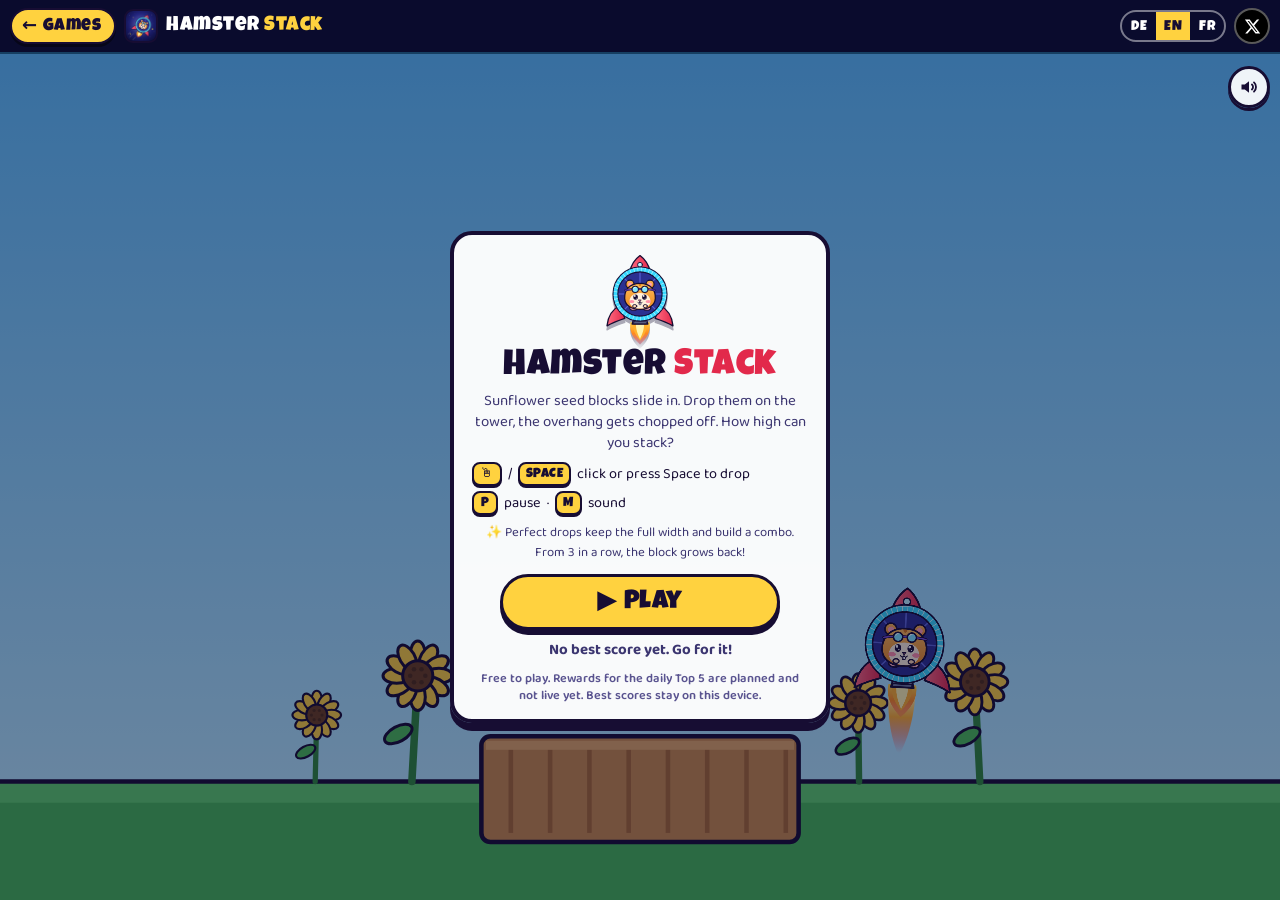
<file: stack/index.html>
<!doctype html>
<html lang="en">
<head>
<meta charset="utf-8">
<meta name="viewport" content="width=device-width, initial-scale=1, viewport-fit=cover">
<title>Hamster Stack · Hamster Rocket games</title>
<meta name="description" content="Hamster Stack: a free one-tap stacking game for mobile and PC. Drop sunflower seed blocks, line them up perfectly for combos and build the tallest tower. Free to play.">
<meta name="theme-color" content="#1b1d6b">
<meta property="og:title" content="Hamster Stack">
<meta property="og:description" content="One tap, one block. Line them up perfectly, chain combos and build the tallest sunflower seed tower. Free to play.">
<meta property="og:type" content="website">
<link rel="canonical" href="https://botgrok558-ux.github.io/hamster-rocket/stack/">
<meta property="og:url" content="https://botgrok558-ux.github.io/hamster-rocket/stack/">
<meta property="og:image" content="https://botgrok558-ux.github.io/hamster-rocket/assets/og-stack.jpg">
<meta name="twitter:card" content="summary_large_image">
<link rel="icon" type="image/png" sizes="32x32" href="../assets/favicon-32.png">
<link rel="apple-touch-icon" href="../assets/logo_180.png">
<link rel="preload" href="../assets/luckiest-guy.woff2" as="font" type="font/woff2" crossorigin>
<link rel="stylesheet" href="style.css">
<script src="../i18n.js"></script>
</head>
<body>
<header class="bar">
  <a class="back-btn" id="btn-back" href="../#games" data-i18n-attr="aria-label|Back to all games|Zurück zu allen Spielen|Retour à tous les jeux" aria-label="Back to all games"><span aria-hidden="true">←</span> <span data-l="en">Games</span><span data-l="de">Spiele</span><span data-l="fr">Jeux</span></a>
  <a class="brand" href="../" aria-label="Hamster Stack"><img src="../assets/logo_64.png" alt="" width="34" height="34"><span class="brand-name">Hamster <b>Stack</b></span></a>
  <span class="spacer"></span>
  <div class="lang" role="group" aria-label="Language / Sprache / Langue"><button type="button" data-lang-btn="de" aria-pressed="false">DE</button><button type="button" data-lang-btn="en" aria-pressed="false">EN</button><button type="button" data-lang-btn="fr" aria-pressed="false">FR</button></div>
  <a class="x-link" href="https://x.com/HamsterRocketX" target="_blank" rel="noopener noreferrer" data-i18n-attr="aria-label|Hamster Rocket on X|Hamster Rocket auf X|Hamster Rocket sur X" aria-label="Hamster Rocket on X"><svg viewBox="0 0 24 24" width="17" height="17" aria-hidden="true"><path fill="#fff" d="M18.244 2.25h3.308l-7.227 8.26 8.502 11.24H16.17l-5.214-6.817L4.99 21.75H1.68l7.73-8.835L1.254 2.25H8.08l4.713 6.231zm-1.161 17.52h1.833L7.084 4.126H5.117z"/></svg></a>
</header>

<main class="stage" id="stage">
  <canvas id="game" aria-label="Hamster Stack game. Tap, click or press Space to drop the block."></canvas>

  <div class="hud-btns">
    <button type="button" class="icon-btn hidden" id="btn-pause" data-i18n-attr="aria-label|Pause|Pause|Pause" aria-label="Pause">
      <svg viewBox="0 0 24 24" width="18" height="18" aria-hidden="true"><rect x="5" y="4" width="5" height="16" rx="1.5" fill="#170d33"/><rect x="14" y="4" width="5" height="16" rx="1.5" fill="#170d33"/></svg>
    </button>
    <button type="button" class="icon-btn" id="btn-mute" aria-label="Mute">
      <svg viewBox="0 0 24 24" width="20" height="20" aria-hidden="true"><path d="M3 9h4l5-4v14l-5-4H3z" fill="#170d33"/><g id="snd-on" fill="none" stroke="#170d33" stroke-width="2.2" stroke-linecap="round"><path d="M15.5 9a4 4 0 0 1 0 6"/><path d="M18 6.5a7.5 7.5 0 0 1 0 11"/></g><g id="snd-off" stroke="#e2294b" stroke-width="2.4" stroke-linecap="round"><path d="M15 9l6 6M21 9l-6 6"/></g></svg>
    </button>
  </div>

  <!-- start -->
  <div class="overlay" id="ov-start">
    <div class="card">
      <img class="card-logo" src="../assets/hamster_rocket.svg" alt="" width="96" height="96">
      <h1>Hamster <span>Stack</span></h1>
      <p class="lead"><span data-l="en">Sunflower seed blocks slide in. Drop them on the tower, the overhang gets chopped off. How high can you stack?</span><span data-l="de">Sonnenblumenkern-Blöcke gleiten heran. Lass sie auf den Turm fallen, der Überstand wird abgeschnitten. Wie hoch schaffst du es?</span><span data-l="fr">Des blocs de graines de tournesol arrivent en glissant. Lâche-les sur la tour, ce qui dépasse est coupé. Jusqu’où peux-tu empiler&nbsp;?</span></p>
      <ul class="controls touch-only">
        <li><span class="key">👆</span> <span data-l="en">Tap anywhere to drop the block</span><span data-l="de">Irgendwo tippen, um den Block fallen zu lassen</span><span data-l="fr">Tape n’importe où pour lâcher le bloc</span></li>
      </ul>
      <ul class="controls mouse-only">
        <li><span class="key">🖱</span> / <span class="key">SPACE</span> <span data-l="en">click or press Space to drop</span><span data-l="de">klicken oder Leertaste zum Fallenlassen</span><span data-l="fr">clique ou appuie sur Espace pour lâcher</span></li>
        <li><span class="key">P</span> <span data-l="en">pause</span><span data-l="de">Pause</span><span data-l="fr">pause</span> · <span class="key">M</span> <span data-l="en">sound</span><span data-l="de">Ton</span><span data-l="fr">son</span></li>
      </ul>
      <p class="tips">✨ <span data-l="en">Perfect drops keep the full width and build a combo. From 3 in a row, the block grows back!</span><span data-l="de">Perfekte Drops behalten die volle Breite und bauen eine Kombo auf. Ab 3 in Folge wächst der Block wieder!</span><span data-l="fr">Les lâchers parfaits gardent toute la largeur et font monter le combo. Dès 3 d’affilée, le bloc regrandit&nbsp;!</span></p>
      <button type="button" class="btn btn-primary btn-big" id="btn-play">▶ <span data-l="en">Play</span><span data-l="de">Spielen</span><span data-l="fr">Jouer</span></button>
      <p class="best-line" id="start-best"></p>
      <p class="fun-note"><span data-l="en">Free to play. Rewards for the daily Top 5 are planned and not live yet. Best scores stay on this device.</span><span data-l="de">Kostenlos spielbar. Belohnungen für die tägliche Top 5 sind geplant und noch nicht live. Bestwerte bleiben auf diesem Gerät.</span><span data-l="fr">Gratuit. Des récompenses pour le Top 5 du jour sont prévues mais pas encore actives. Les records restent sur cet appareil.</span></p>
    </div>
  </div>

  <!-- pause -->
  <div class="overlay hidden" id="ov-pause">
    <div class="card card-small">
      <h2><span data-l="en">Paused</span><span data-l="de">Pause</span><span data-l="fr">Pause</span></h2>
      <div class="btn-col">
        <button type="button" class="btn btn-primary btn-big" id="btn-resume">▶ <span data-l="en">Resume</span><span data-l="de">Weiter</span><span data-l="fr">Reprendre</span></button>
        <button type="button" class="btn btn-ghost" id="btn-restart">↻ <span data-l="en">Restart</span><span data-l="de">Neu starten</span><span data-l="fr">Recommencer</span></button>
      </div>
      <p class="fun-note"><span data-l="en">Free to play. Rewards for the daily Top 5 are planned and not live yet. Best scores stay on this device.</span><span data-l="de">Kostenlos spielbar. Belohnungen für die tägliche Top 5 sind geplant und noch nicht live. Bestwerte bleiben auf diesem Gerät.</span><span data-l="fr">Gratuit. Des récompenses pour le Top 5 du jour sont prévues mais pas encore actives. Les records restent sur cet appareil.</span></p>
    </div>
  </div>

  <!-- game over -->
  <div class="overlay hidden" id="ov-over">
    <div class="card">
      <h2 class="go-title"><span data-l="en">Tower down!</span><span data-l="de">Turm verfehlt!</span><span data-l="fr">Raté&nbsp;!</span></h2>
      <p class="go-score" id="go-score">0</p>
      <p class="go-label"><span data-l="en">blocks stacked</span><span data-l="de">Blöcke gestapelt</span><span data-l="fr">blocs empilés</span></p>
      <p class="go-badge hidden" id="go-newbest"><span data-l="en">NEW BEST!</span><span data-l="de">NEUER BESTWERT!</span><span data-l="fr">NOUVEAU RECORD&nbsp;!</span></p>
      <div class="go-stats">
        <div><b id="go-perfects">0</b><span data-l="en">perfect drops</span><span data-l="de">perfekte Drops</span><span data-l="fr">lâchers parfaits</span></div>
        <div><b id="go-combo">0</b><span data-l="en">best combo</span><span data-l="de">beste Kombo</span><span data-l="fr">meilleur combo</span></div>
      </div>
      <p class="best-line" id="go-best"></p>
      <div class="btn-col">
        <button type="button" class="btn btn-primary btn-big" id="btn-again">↻ <span data-l="en">Play again</span><span data-l="de">Nochmal</span><span data-l="fr">Rejouer</span></button>
        <button type="button" class="btn btn-x" id="btn-share"><svg viewBox="0 0 24 24" width="16" height="16" aria-hidden="true"><path fill="#fff" d="M18.244 2.25h3.308l-7.227 8.26 8.502 11.24H16.17l-5.214-6.817L4.99 21.75H1.68l7.73-8.835L1.254 2.25H8.08l4.713 6.231zm-1.161 17.52h1.833L7.084 4.126H5.117z"/></svg> <span data-l="en">Share on X</span><span data-l="de">Auf X teilen</span><span data-l="fr">Partager sur X</span></button>
      </div>
      <p class="fun-note"><span data-l="en">Free to play. Rewards for the daily Top 5 are planned and not live yet. Best scores stay on this device.</span><span data-l="de">Kostenlos spielbar. Belohnungen für die tägliche Top 5 sind geplant und noch nicht live. Bestwerte bleiben auf diesem Gerät.</span><span data-l="fr">Gratuit. Des récompenses pour le Top 5 du jour sont prévues mais pas encore actives. Les records restent sur cet appareil.</span></p>
    </div>
  </div>

  <noscript><div class="overlay"><div class="card"><p>Please enable JavaScript to play. · Bitte JavaScript aktivieren. · Active JavaScript pour jouer.</p></div></div></noscript>
</main>

<script src="stack.js"></script>
<script src="main.js"></script>
</body>
</html>
</file>
<file: style.css>
@font-face{font-family:"Luckiest Guy";src:url(assets/luckiest-guy.woff2) format("woff2");font-display:swap}
@font-face{font-family:"Baloo 2";src:url(assets/baloo2.woff2) format("woff2");font-weight:400 800;font-display:swap}
:root{--ink:#170d33;--navy:#12134d;--deep:#0a0b2e;--yellow:#ffd23f;--cyan:#38d9ff;--pink:#ff6b81;--cream:#fff1dc;--nav:58px}
*{box-sizing:border-box}
html{scroll-behavior:smooth;scroll-padding-top:var(--nav);-webkit-text-size-adjust:100%}
body{margin:0;font-family:"Baloo 2",system-ui,-apple-system,"Segoe UI",sans-serif;font-size:18px;line-height:1.5;color:#fff;
  background:radial-gradient(1200px 700px at 70% -10%,#3b3fb6 0%,transparent 60%),linear-gradient(180deg,#1b1d6b 0%,#12134d 40%,#0a0b2e 100%);background-color:var(--deep);
  touch-action:manipulation;overflow-x:hidden;overflow-x:clip}
html{overflow-x:clip}
a{color:var(--yellow)}
h1,h2,h3,.btn,.brand span{font-family:"Luckiest Guy",system-ui,sans-serif;font-weight:400;letter-spacing:.5px}
h2{font-size:clamp(30px,5vw,44px);margin:0 0 16px;color:var(--yellow);text-shadow:0 4px 0 var(--ink)}
.muted{color:#c9c9ff}.small{font-size:15px}
.hidden{display:none!important}

/* nav */
.nav{position:sticky;top:0;z-index:20;height:var(--nav);display:flex;align-items:center;gap:16px;padding:0 max(16px,env(safe-area-inset-left));
  background:rgba(10,11,46,.82);backdrop-filter:blur(10px);-webkit-backdrop-filter:blur(10px);border-bottom:2px solid rgba(56,217,255,.25)}
.brand{display:flex;align-items:center;gap:10px;text-decoration:none;color:#fff;font-size:22px;white-space:nowrap}
.brand img{border-radius:10px;border:2px solid var(--ink)}
.nav nav{display:flex;gap:18px;margin-left:auto}
.nav nav a{color:#fff;text-decoration:none;font-weight:700;opacity:.85}
.nav nav a:hover{opacity:1;color:var(--yellow)}

/* buttons */
.btn{display:inline-flex;align-items:center;justify-content:center;gap:6px;padding:12px 22px;border-radius:999px;border:3px solid var(--ink);font-size:20px;line-height:1.1;
  text-decoration:none;color:var(--ink);background:#fff;cursor:pointer;box-shadow:0 5px 0 var(--ink);transition:transform .08s,box-shadow .08s;white-space:nowrap;-webkit-tap-highlight-color:transparent}
.btn:active{transform:translateY(4px);box-shadow:0 1px 0 var(--ink)}
.btn em{font-style:normal;opacity:.65;font-size:.8em}
.btn-primary{background:var(--yellow)}
.btn-ghost{background:rgba(255,255,255,.1);color:#fff;border-color:rgba(255,255,255,.55);box-shadow:0 5px 0 rgba(0,0,0,.35)}
.btn-x{background:#000;color:#fff;border-color:#000;box-shadow:0 5px 0 #444}
.btn-link{background:none;border:none;box-shadow:none;color:#c9f6ff;font-family:"Baloo 2",sans-serif;font-weight:700;font-size:16px;text-decoration:underline;padding:6px}
.btn-small{padding:8px 14px;font-size:16px;box-shadow:0 3px 0 var(--ink)}
.btn.live{opacity:1}

/* hero */
.hero{display:grid;grid-template-columns:minmax(0,1fr) minmax(0,1.1fr);gap:40px;align-items:center;max-width:1180px;margin:0 auto;padding:40px 24px;min-height:min(820px,calc(100svh - var(--nav)))}
.hero-art img{width:100%;max-width:500px;height:auto;display:block;margin:0 auto;border-radius:40px;border:5px solid var(--ink);box-shadow:0 14px 0 var(--ink),0 0 80px rgba(56,217,255,.35);animation:float 4s ease-in-out infinite}
@keyframes float{0%,100%{transform:translateY(0) rotate(-1.5deg)}50%{transform:translateY(-14px) rotate(1.5deg)}}
.kicker{margin:0;color:var(--cyan);font-weight:800;text-transform:uppercase;letter-spacing:1.5px;font-size:15px}
.hero h1{font-size:clamp(58px,9vw,110px);line-height:.92;margin:10px 0 6px;color:#fff;text-shadow:0 6px 0 var(--ink),0 0 40px rgba(255,210,63,.35);-webkit-text-stroke:3px var(--ink);paint-order:stroke fill}
.tagline{font-size:21px;max-width:560px;margin:14px 0 18px}
.cta{display:flex;flex-wrap:wrap;gap:14px}

/* game */
.game-section{display:grid;grid-template-columns:minmax(0,1fr) minmax(0,470px) minmax(0,1fr);gap:32px;align-items:center;max-width:1320px;margin:0 auto;padding:24px;min-height:calc(100svh - var(--nav))}
.game-side{max-width:340px}
.game-side-left{justify-self:end}
.game-side h2{font-size:32px}
.howto{padding-left:20px;margin:0}.howto li{margin:8px 0}
.hr-wrap{height:min(860px,calc(100svh - var(--nav) - 56px));width:100%;display:flex;align-items:center;justify-content:center}
.hr-stage{position:relative;border-radius:22px;overflow:hidden;border:4px solid var(--ink);box-shadow:0 10px 0 var(--ink),0 0 60px rgba(56,217,255,.3);background:#6cc8ff;
  touch-action:none;-webkit-user-select:none;user-select:none;-webkit-touch-callout:none;-webkit-tap-highlight-color:transparent}
#hr-canvas{display:block;width:100%;height:100%;touch-action:none;cursor:pointer}
.hr-mute{position:absolute;top:10px;right:10px;z-index:3;width:42px;height:42px;border-radius:50%;border:3px solid var(--ink);background:rgba(255,255,255,.85);font-size:20px;cursor:pointer;padding:0}
.hr-overlay{position:absolute;inset:0;z-index:2;display:flex;align-items:center;justify-content:center;padding:18px;background:rgba(10,11,46,.38);touch-action:none}
.hr-stage{container-type:size}
#hr-start{align-items:flex-start;padding-top:20%;padding-top:21cqh;background:linear-gradient(180deg,rgba(10,11,46,.15),rgba(10,11,46,0) 60%)}
#hr-start .card{padding:12px 16px;max-width:340px}
.hr-overlay .card{background:rgba(255,255,255,.95);color:var(--ink);border:4px solid var(--ink);border-radius:22px;box-shadow:0 8px 0 var(--ink);padding:16px 18px;text-align:center;width:100%;max-width:360px}
.hr-overlay .card .muted{color:#4b4580}
.hr-overlay h3{margin:0;font-size:32px;color:var(--ink);animation:pulse 1s ease-in-out infinite}
@keyframes pulse{50%{transform:scale(1.06)}}
.hr-overlay p{margin:6px 0}
.hr-mode:empty{display:none}.hr-mode{font-weight:800;color:#c2185b;font-size:14px}
.keys{font-size:15px;line-height:2}
.key{display:inline-block;font-family:"Luckiest Guy",sans-serif;background:var(--yellow);border:2px solid var(--ink);border-radius:8px;padding:1px 8px 0;box-shadow:0 2px 0 var(--ink)}
.go-reason{font-family:"Luckiest Guy",sans-serif;font-size:20px;color:#c2185b}
.go-score{font-family:"Luckiest Guy",sans-serif;font-size:56px;line-height:1;margin:4px 0!important}
.go-badge{display:inline-block;background:var(--yellow);border:3px solid var(--ink);border-radius:12px;padding:2px 12px 0;font-family:"Luckiest Guy",sans-serif;animation:pulse .8s infinite}
.go-buttons{display:grid;grid-template-columns:1fr 1fr;gap:10px;margin-top:12px}
.go-buttons .btn{font-size:17px;padding:10px 8px;white-space:normal;min-width:0}
.go-buttons #go-again{grid-column:1/-1;font-size:22px}
.go-buttons .btn-link{grid-column:1/-1;color:#3b3fb6}
.go-buttons .btn-ghost{background:#efeaff;color:var(--ink);border-color:var(--ink);box-shadow:0 5px 0 var(--ink)}

/* sections */
.about,.socials{max-width:1180px;margin:0 auto;padding:56px 24px}
.grid3{display:grid;grid-template-columns:repeat(3,1fr);gap:20px}
.tile{background:rgba(255,255,255,.07);border:3px solid rgba(255,255,255,.18);border-radius:22px;padding:22px}
.tile h3{margin:6px 0;font-size:24px;color:#fff}
.fun-note{display:inline-block;max-width:560px;margin:0 0 20px;padding:10px 16px;border-radius:16px;background:rgba(110,231,160,.14);border:2px solid rgba(110,231,160,.6);color:#d9ffe8;font-weight:700;font-size:17px}
.nav .nav-x-m{display:none}.tile p{margin:0;color:#dcdcff}
.emoji{font-size:40px}
.social-row{display:flex;flex-wrap:wrap;gap:14px}
.footer{max-width:1100px;margin:0 auto;padding:36px 24px calc(48px + env(safe-area-inset-bottom));border-top:2px solid rgba(255,255,255,.12)}
.disclaimer{background:rgba(255,107,129,.12);border:2px solid rgba(255,107,129,.55);border-radius:16px;padding:16px;font-size:16px}

/* responsive */
@media (max-width:1100px){
  .game-section{grid-template-columns:minmax(0,1fr);justify-items:center;padding:12px 12px 24px;gap:22px}
  .hr-wrap{order:-1}
  .game-side,.game-side-left{justify-self:center;max-width:560px}
}
@media (max-width:820px){
  .hero{grid-template-columns:minmax(0,1fr);gap:18px;padding:22px 18px 28px;text-align:center;min-height:0}
  .hero-text{min-width:0;width:100%}
  .hero-art img{max-width:210px;border-radius:28px;box-shadow:0 10px 0 var(--ink),0 0 60px rgba(56,217,255,.35)}
  .hero-text{display:flex;flex-direction:column;align-items:center}
  .cta{justify-content:center}
  .grid3{grid-template-columns:1fr}
}
@media (max-width:600px){
  body{font-size:17px}
  .game-section{min-height:0;padding:0 0 24px}
  .hr-wrap{width:100%;height:calc(100svh - var(--nav))}
  .hero h1{-webkit-text-stroke:2px var(--ink)}
  .kicker{font-size:13px}
  .hr-stage{border-radius:0;border-left:0;border-right:0;box-shadow:none}
  .game-side{padding:0 18px}
  .brand span{font-size:19px}
  .nav{gap:10px}
  .about,.socials{padding:40px 18px}
}
body.hr-playing{overscroll-behavior:none}

/* ---------- language (DE/EN) ---------- */
html:not([data-lang=de]) [data-l=de],html:not([data-lang=fr]) [data-l=fr],html[data-lang=de] [data-l=en],html[data-lang=fr] [data-l=en]{display:none!important}
.lang{display:inline-flex;border:2px solid rgba(255,255,255,.55);border-radius:999px;overflow:hidden;flex:none}
.lang button{background:transparent;color:#fff;border:0;font:800 14px "Baloo 2",sans-serif;padding:5px 10px 3px;cursor:pointer;min-width:38px;min-height:32px}
.lang button[aria-pressed=true]{background:var(--yellow);color:var(--ink)}
.nav nav a{white-space:nowrap}
.burger{display:none;flex:none;width:44px;height:44px;border-radius:12px;border:2px solid rgba(255,255,255,.55);background:rgba(255,255,255,.08);padding:10px 9px;cursor:pointer;flex-direction:column;justify-content:space-between}
.burger span{display:block;height:3px;border-radius:2px;background:#fff;transition:transform .2s,opacity .2s}
.nav.open .burger span:nth-child(1){transform:translateY(8.5px) rotate(45deg)}
.nav.open .burger span:nth-child(2){opacity:0}
.nav.open .burger span:nth-child(3){transform:translateY(-8.5px) rotate(-45deg)}
@media (max-width:1180px){ .nav nav{gap:12px;font-size:16px} }

.tile h3{margin:4px 0 8px}

@media (max-width:980px){
  .nav nav{display:none;position:absolute;top:var(--nav);left:0;right:0;flex-direction:column;gap:0;margin:0;padding:8px 16px 16px;
    background:rgba(10,11,46,.97);border-bottom:2px solid rgba(56,217,255,.35);box-shadow:0 16px 30px rgba(0,0,0,.4)}
  .nav.open nav{display:flex}
  .nav nav a{padding:13px 4px;font-size:19px;border-bottom:1px solid rgba(255,255,255,.1);opacity:1}
  .nav nav a.btn{margin-top:14px;border-bottom:3px solid var(--ink);align-self:flex-start;padding:9px 16px}
  .lang{margin-left:auto}
  .nav .nav-x-m{display:inline-flex}
  .nav .nav-x{display:none}
  .burger{display:flex}
}
@media (prefers-reduced-motion:reduce){.hero-art img,.hr-overlay h3,.go-badge{animation:none}html{scroll-behavior:auto}}

/* ---------- lucky wheel ---------- */
.wheel-sec{max-width:1180px;margin:0 auto;padding:56px 24px}
.wheel-head{display:flex;align-items:center;gap:12px;flex-wrap:wrap}
.wheel-head h2{margin:0}
.odds{position:relative}
.odds-btn{width:30px;height:30px;border-radius:50%;border:3px solid var(--ink);background:#fff;color:var(--ink);font:800 17px "Baloo 2",sans-serif;line-height:1;cursor:pointer;padding:2px 0 0;box-shadow:0 3px 0 var(--ink)}
.odds-tip{position:absolute;left:50%;top:calc(100% + 10px);transform:translateX(-50%);z-index:5;white-space:nowrap;background:#fff;color:var(--ink);border:3px solid var(--ink);border-radius:12px;padding:6px 12px;font-weight:800;font-size:15px;box-shadow:0 4px 0 var(--ink)}
.odds-tip[hidden]{display:none}
.wheel-grid{display:grid;grid-template-columns:minmax(0,440px) minmax(0,1fr);gap:40px;align-items:center;margin-top:18px}
.wheel-col{display:flex;flex-direction:column;align-items:center;min-width:0}
.wheel-box{position:relative;width:min(86vw,420px);aspect-ratio:1;margin-top:14px}
#wheel-canvas{display:block;width:100%;height:100%;border-radius:50%;box-shadow:0 10px 0 var(--ink),0 0 50px rgba(56,217,255,.25);transition:box-shadow .4s}
.wheel-box.won #wheel-canvas{animation:wglow 1.2s ease-in-out 3}
.wheel-box.won #wheel-canvas{box-shadow:0 10px 0 var(--ink),0 0 0 6px rgba(255,210,63,.9),0 0 70px rgba(255,210,63,.75)}
.wheel-box.won.static #wheel-canvas{animation:none;box-shadow:0 10px 0 var(--ink),0 0 0 6px rgba(255,210,63,.9),0 0 70px rgba(255,210,63,.75)}
@keyframes wglow{50%{box-shadow:0 10px 0 var(--ink),0 0 0 10px rgba(255,210,63,1),0 0 110px rgba(255,210,63,.95)}}
.wheel-pointer{position:absolute;top:-22px;left:50%;width:44px;height:55px;margin-left:-22px;z-index:3;transform-origin:50% 12%;filter:drop-shadow(0 3px 0 var(--ink))}
.wheel-pointer.tick{animation:ptick .16s ease-out}
@keyframes ptick{35%{transform:rotate(-16deg)}100%{transform:rotate(0)}}
.wheel-hub{position:absolute;left:50%;top:50%;width:25%;height:25%;transform:translate(-50%,-50%);z-index:2;border-radius:50%;border:4px solid var(--ink);background:var(--yellow);color:var(--ink);font:400 clamp(17px,4.6vw,24px) "Luckiest Guy",sans-serif;padding-top:4px;cursor:pointer;box-shadow:0 5px 0 var(--ink),inset 0 -6px 0 rgba(0,0,0,.12)}
.wheel-hub:disabled{background:#e9e6ff;color:#6c66a8;cursor:not-allowed}
.wheel-hub:not(:disabled):active{transform:translate(-50%,-46%);box-shadow:0 2px 0 var(--ink)}
.wheel-fx{position:absolute;inset:-25%;width:150%;height:150%;pointer-events:none;z-index:4}
.wheel-note{margin:22px 0 0;font-size:15px;font-weight:700;color:#ffd9a0;text-align:center}
.wheel-side{min-width:0}
.wheel-go{font-size:22px}
.wheel-go:disabled{background:#e9e6ff;color:#4b4580;cursor:not-allowed;transform:none;box-shadow:0 5px 0 var(--ink)}
.wheel-count{margin:12px 0 0;font-weight:700;color:#c9f6ff;min-height:1.5em}
.wheel-result{display:flex;gap:14px;align-items:center;margin:14px 0;background:rgba(255,255,255,.95);color:var(--ink);border:4px solid var(--ink);border-radius:22px;box-shadow:0 8px 0 var(--ink);padding:14px 16px}
.wheel-result[hidden]{display:none}
.wheel-result p{margin:2px 0}.wheel-result .muted{color:#4b4580}
.wheel-result .btn{margin-top:8px}
.wr-title{font-family:"Luckiest Guy",sans-serif;font-size:22px;line-height:1.15}
.wr-emoji{font-size:52px;line-height:1;flex:none}
.wheel-result.win.fresh{animation:pop .5s cubic-bezier(.2,1.6,.4,1)}
@keyframes pop{0%{transform:scale(.7);opacity:0}100%{transform:scale(1);opacity:1}}
.sad-face{position:relative}
.sad-face span{position:absolute;right:-10px;bottom:-6px;font-size:28px}
.wheel-result.sad.fresh .sad-face{animation:droop 1.4s ease-in-out 2}
@keyframes droop{0%,100%{transform:rotate(0) translateY(0)}30%{transform:rotate(-12deg) translateY(6px)}60%{transform:rotate(8deg) translateY(3px)}}
.wheel-legend{list-style:none;margin:16px 0 8px;padding:0;display:grid;grid-template-columns:repeat(auto-fill,minmax(min(100%,230px),1fr));gap:6px 18px;font-size:16px}
.wheel-legend li{display:flex;align-items:center;gap:8px;padding:3px 0;border-bottom:1px solid rgba(255,255,255,.1)}
.wheel-legend .sw{width:14px;height:14px;border-radius:4px;border:2px solid var(--ink);flex:none}
.wheel-legend .lg-n{flex:1;min-width:0}.wheel-legend em{font-style:normal;opacity:.7;font-size:.9em}
.wheel-legend b{font-weight:800;color:#ffe9a8}
.start-bonus{font-weight:800;font-size:14px;color:#c2185b;background:#fff0f4;border:2px dashed #ff6b81;border-radius:12px;padding:4px 8px}
.start-bonus[hidden],.start-wheel[hidden]{display:none}
.start-wheel{display:inline-block;margin-top:4px;font-weight:800;font-size:14px;color:#3b3fb6}
.go-bonus{font-weight:800;font-size:14px;color:#c2185b;margin:6px 0!important}
@media (max-width:900px){
  .wheel-grid{grid-template-columns:minmax(0,1fr);gap:22px;justify-items:center}
  .wheel-side{width:100%;max-width:560px;display:flex;flex-direction:column;align-items:center;text-align:center}
  .wheel-result{text-align:left;width:100%}
  .wheel-legend{width:100%;text-align:left}
}
@media (max-width:600px){ .wheel-sec{padding:40px 16px} }
@media (prefers-reduced-motion:reduce){.wheel-box.won #wheel-canvas,.wheel-pointer.tick,.wheel-result.fresh,.wheel-result.sad.fresh .sad-face{animation:none}}

/* ---------- 3 languages: compact header + wrapping wheel button ---------- */
.wheel-sec{overflow:hidden}
.wheel-go{white-space:normal;max-width:100%;text-align:center}
@media (max-width:440px){
  .nav{gap:8px;padding:0 12px}
  .brand{gap:8px}
  .brand img{width:32px;height:32px}
  .brand span{font-size:18px}
  .lang button{min-width:30px;padding:5px 7px 3px;font-size:13px}
  .wheel-go{font-size:19px;padding:12px 16px}
}
@media (max-width:360px){ .brand span{display:none} }
.wheel-legend small{display:block;font-size:13.5px;line-height:1.25;color:#c9c9ff;font-weight:600}

/* ---------- games hub ---------- */
.games{max-width:1240px;margin:0 auto;padding:48px 24px 40px;scroll-margin-top:var(--nav)}
.games-lead{margin:-6px 0 22px;color:#dcdcff;max-width:720px}
.games-grid{display:grid;grid-template-columns:repeat(4,minmax(0,1fr));gap:20px}
.game-card{display:flex;flex-direction:column;min-width:0;background:rgba(255,255,255,.96);color:var(--ink);border:4px solid var(--ink);border-radius:22px;box-shadow:0 8px 0 var(--ink);overflow:hidden;transition:transform .15s}
.game-card:hover{transform:translateY(-4px)}
.gc-shot{display:block;width:100%;height:auto;aspect-ratio:16/10;object-fit:cover;background:#1b1d6b;border-bottom:4px solid var(--ink)}
.gc-body{display:flex;flex-direction:column;flex:1 1 auto;padding:12px 14px 16px;min-width:0}
.gc-body h3{margin:0;font-size:23px;line-height:1.05;color:var(--ink)}
.gc-tag{margin:4px 0 0;font-size:13px;font-weight:800;text-transform:uppercase;letter-spacing:.6px;color:#c2185b}
.gc-desc{margin:6px 0 0;font-size:15.5px;line-height:1.35;color:#3b3570;flex:1 1 auto}
.gc-best{margin:8px 0 0;font-size:14px;font-weight:800;color:#1f7a45;min-height:1.3em}
.gc-best:empty{visibility:hidden}
.gc-play{margin-top:10px;align-self:flex-start;font-size:20px;padding:10px 22px 8px}
.games-note{margin:26px 0 0;display:inline-block;padding:10px 16px;border-radius:16px;background:rgba(110,231,160,.14);border:2px solid rgba(110,231,160,.6);color:#d9ffe8;font-weight:700;font-size:16px}
@media (max-width:1100px){ .games-grid{grid-template-columns:repeat(2,minmax(0,1fr))} }
@media (max-width:600px){
  .games{padding:30px 14px 28px}
  .games-lead{font-size:16px;margin-bottom:16px}
  .games-grid{grid-template-columns:minmax(0,1fr);gap:14px}
  .game-card{flex-direction:row;border-radius:18px;box-shadow:0 6px 0 var(--ink)}
  .game-card:hover{transform:none}
  .gc-shot{width:38%;flex:0 0 38%;aspect-ratio:auto;height:auto;border-bottom:0;border-right:4px solid var(--ink)}
  .gc-body{padding:10px 12px 12px}
  .gc-body h3{font-size:20px}
  .gc-tag{font-size:11.5px}
  .gc-desc{font-size:14px;line-height:1.3}
  .gc-best{font-size:13px;margin-top:4px}
  .gc-best:empty{display:none}
  .gc-play{font-size:18px;padding:8px 18px 6px;margin-top:8px;box-shadow:0 4px 0 var(--ink)}
  .games-note{font-size:14.5px}
}
@media (prefers-reduced-motion:reduce){.game-card{transition:none}.game-card:hover{transform:none}}

/* back-to-hub button inside the Hamster Rocket stage */
.hr-back{position:absolute;top:10px;left:10px;z-index:3;display:inline-flex;align-items:center;gap:4px;height:42px;padding:0 12px 0 10px;border-radius:999px;border:3px solid var(--ink);
  background:rgba(255,255,255,.85);color:var(--ink);text-decoration:none;font:16px/1 "Luckiest Guy",system-ui,sans-serif;letter-spacing:.5px;-webkit-tap-highlight-color:transparent}
.hr-back span[aria-hidden]{font:800 18px/1 system-ui,sans-serif;margin-top:-2px}
.hr-back:active{transform:translateY(2px)}

/* ---------- roadmap ---------- */
.roadmap{max-width:900px;margin:0 auto;padding:56px 24px 40px;scroll-margin-top:var(--nav)}
.rm-lead{margin:-6px 0 22px;color:#dcdcff}
.rm-list{list-style:none;margin:0;padding:0;position:relative;display:grid;gap:18px}
.rm-list::before{content:"";position:absolute;left:27px;top:28px;bottom:28px;width:4px;border-radius:2px;background:linear-gradient(180deg,var(--yellow),var(--cyan),var(--pink))}
.rm-step{display:flex;align-items:center;gap:16px;position:relative;min-width:0}
.rm-dot{flex:0 0 58px;width:58px;height:58px;border-radius:50%;display:grid;place-items:center;font-size:28px;background:var(--yellow);border:4px solid var(--ink);box-shadow:0 5px 0 var(--ink);position:relative;z-index:1}
.rm-step:nth-child(2) .rm-dot{background:var(--cyan)}.rm-step:nth-child(3) .rm-dot{background:#b9a6ff}.rm-step:nth-child(4) .rm-dot{background:var(--pink)}
.rm-card{flex:1 1 auto;min-width:0;background:rgba(255,255,255,.96);color:var(--ink);border:4px solid var(--ink);border-radius:20px;box-shadow:0 7px 0 var(--ink);padding:12px 16px}
.rm-phase{margin:0;font-family:"Luckiest Guy",system-ui,sans-serif;font-size:14px;letter-spacing:.8px;color:#c2185b}
.rm-card h3{margin:2px 0 0;font-size:22px;line-height:1.2;color:var(--ink);overflow-wrap:anywhere}
.rm-note{display:inline-block;margin:8px 0 0;padding:2px 10px;border-radius:999px;background:#fff0f4;border:2px dashed #ff6b81;color:#c2185b;font-weight:800;font-size:14px}
.rm-foot{margin:22px 0 0}
@media (max-width:600px){
  .roadmap{padding:40px 14px 28px}
  .rm-list{gap:14px}
  .rm-list::before{left:21px}
  .rm-step{gap:10px}
  .rm-dot{flex-basis:46px;width:46px;height:46px;font-size:22px;border-width:3px;box-shadow:0 4px 0 var(--ink)}
  .rm-card{padding:10px 12px;border-radius:16px;box-shadow:0 5px 0 var(--ink)}
  .rm-card h3{font-size:18.5px}
  .rm-note{font-size:13px}
}

/* ---------- $HR badge + CA block ---------- */
.hr-ticker{flex:none;font:16px/1 "Luckiest Guy",system-ui,sans-serif;letter-spacing:.5px;color:var(--ink);background:var(--yellow);border:2px solid var(--ink);border-radius:999px;padding:5px 9px 3px;box-shadow:0 2px 0 var(--ink);transform:rotate(-4deg);white-space:nowrap}
.ca-block{width:100%;max-width:560px;margin:4px 0 18px;padding:12px 14px;border-radius:18px;background:rgba(255,255,255,.96);color:var(--ink);border:4px solid var(--ink);box-shadow:0 7px 0 var(--ink);text-align:left}
.ca-label{margin:0 0 6px;font-weight:800;font-size:15px;display:flex;align-items:center;gap:8px;flex-wrap:wrap}
.ca-tick{font:18px/1 "Luckiest Guy",system-ui,sans-serif;background:var(--yellow);border:2px solid var(--ink);border-radius:999px;padding:4px 9px 2px}
.ca-row{display:flex;align-items:stretch;gap:8px;min-width:0}
.ca-addr{flex:1 1 auto;min-width:0;font:700 14.5px/1.35 ui-monospace,SFMono-Regular,Menlo,Consolas,monospace;background:#f1edff;border:2px solid var(--ink);border-radius:12px;padding:8px 10px;word-break:break-all;user-select:all;-webkit-user-select:all;color:var(--ink)}
.ca-copy{flex:none;min-width:96px;font-size:16px;box-shadow:0 3px 0 var(--ink)}
.ca-copy.is-copied{background:#5be37d}
.ca-copied[hidden],.ca-copy-txt[hidden]{display:none}
.ca-buy{margin-top:10px;font-size:19px;padding:10px 20px 8px}
.ca-note{margin:10px 0 0;font-size:13.5px;font-weight:700;color:#5a5490;line-height:1.35}
.ca-footer{margin:0 auto 22px}
.rm-done{background:#e9fff0;border-color:#1f9d4c;color:#1f7a45}
@media (max-width:820px){ .ca-hero{margin-left:auto;margin-right:auto} }
@media (max-width:600px){
  .ca-block{padding:10px 12px;border-radius:16px;box-shadow:0 5px 0 var(--ink)}
  .ca-addr{font-size:13px;padding:7px 8px}
  .ca-copy{min-width:84px;font-size:15px;padding:8px 10px}
  .ca-buy{width:100%;font-size:18px}
}
@media (max-width:440px){ .hr-ticker{font-size:14px;padding:4px 7px 2px} .nav{gap:6px} .brand span{font-size:16px} }
@media (max-width:374px){ .brand span{display:none} }
</file>
<file: arena/style.css>
@font-face{font-family:"Luckiest Guy";src:url(../assets/luckiest-guy.woff2) format("woff2");font-display:swap}
@font-face{font-family:"Baloo 2";src:url(../assets/baloo2.woff2) format("woff2");font-weight:400 800;font-display:swap}
:root{--ink:#170d33;--navy:#12134d;--deep:#0a0b2e;--yellow:#ffd23f;--cyan:#38d9ff;--pink:#ff6b81;--orange:#ff8a1f;--bar:54px}
*{box-sizing:border-box}
html,body{margin:0;height:100%;overflow:hidden;background:var(--deep)}
body{display:flex;flex-direction:column;height:100vh;height:100dvh;width:100%;color:#fff;font-family:"Baloo 2",system-ui,-apple-system,"Segoe UI",sans-serif;
  font-size:16px;line-height:1.4;-webkit-text-size-adjust:100%;overscroll-behavior:none;touch-action:manipulation}
h1,h2,.btn,.brand,.key,.lang button,.go-score,.go-stats b{font-family:"Luckiest Guy",system-ui,sans-serif;font-weight:400;letter-spacing:.5px}
.hidden{display:none!important}
html:not([data-lang="en"]) [data-l="en"],html:not([data-lang="de"]) [data-l="de"],html:not([data-lang="fr"]) [data-l="fr"]{display:none!important}

/* top bar */
.bar{flex:0 0 auto;height:calc(var(--bar) + env(safe-area-inset-top));padding:env(safe-area-inset-top) max(10px,env(safe-area-inset-right)) 0 max(10px,env(safe-area-inset-left));
  display:flex;align-items:center;gap:8px;background:rgba(10,11,46,.95);border-bottom:2px solid rgba(56,217,255,.25);min-width:0;position:relative;z-index:10}
.brand{display:flex;align-items:center;gap:8px;color:#fff;text-decoration:none;font-size:20px;white-space:nowrap;min-width:0;flex:0 0 auto}
.brand img{border-radius:9px;border:2px solid var(--ink);display:block}
.brand b{color:var(--yellow);font-weight:400}
.back-btn{display:inline-flex;align-items:center;gap:5px;flex:0 0 auto;height:36px;padding:0 13px 0 10px;border-radius:999px;background:var(--yellow);color:var(--ink);border:2px solid var(--ink);box-shadow:0 3px 0 rgba(0,0,0,.45);text-decoration:none;font:17px/1 "Luckiest Guy",system-ui,sans-serif;letter-spacing:.5px;white-space:nowrap;-webkit-tap-highlight-color:transparent}
.back-btn span[aria-hidden]{font-family:system-ui,sans-serif;font-weight:800;font-size:18px;margin-top:-2px}
.back-btn:active{transform:translateY(2px);box-shadow:0 1px 0 rgba(0,0,0,.45)}
.back-btn:focus-visible,.brand:focus-visible{outline:3px solid var(--cyan);outline-offset:2px}
.spacer{flex:1 1 auto;min-width:0}
.lang{display:flex;border:2px solid rgba(255,255,255,.45);border-radius:999px;overflow:hidden;flex:0 0 auto}
.lang button{font-size:14px;line-height:1;background:none;border:0;color:#fff;padding:8px 8px 6px;cursor:pointer;min-width:34px}
.lang button[aria-pressed="true"]{background:var(--yellow);color:var(--ink)}
.x-link{width:36px;height:36px;border-radius:50%;background:#000;border:2px solid rgba(255,255,255,.35);display:grid;place-items:center;flex:0 0 auto}
.x-link:hover{border-color:#fff}
@media (max-width:560px){.brand-name{display:none}}
@media (max-width:330px){.back-btn{padding:0 9px 0 7px;font-size:15px}.lang button{min-width:28px;padding:8px 5px 6px}}

/* stage */
.stage{position:relative;flex:1 1 auto;min-height:0;width:100%;overflow:hidden;touch-action:none;-webkit-user-select:none;user-select:none;
  -webkit-touch-callout:none;-webkit-tap-highlight-color:transparent;background:#12134d}
#arena{position:absolute;inset:0;width:100%;height:100%;display:block;touch-action:none;outline:none}
.hud-btns{position:absolute;top:22px;right:max(10px,env(safe-area-inset-right));display:flex;gap:8px;z-index:6}
.icon-btn{width:40px;height:40px;border-radius:50%;border:3px solid var(--ink);background:rgba(255,255,255,.92);display:grid;place-items:center;cursor:pointer;padding:0;
  box-shadow:0 3px 0 var(--ink);-webkit-tap-highlight-color:transparent}
.icon-btn:active{transform:translateY(2px);box-shadow:0 1px 0 var(--ink)}
#snd-off{display:none}
.is-muted #snd-off{display:inline}.is-muted #snd-on{display:none}

/* overlays + cards */
.overlay{position:absolute;inset:0;z-index:5;display:flex;padding:16px;overflow-y:auto;background:rgba(10,11,46,.55);touch-action:pan-y;-webkit-overflow-scrolling:touch}
.card{margin:auto;width:100%;max-width:380px;background:rgba(255,255,255,.96);color:var(--ink);border:4px solid var(--ink);border-radius:22px;box-shadow:0 8px 0 var(--ink);
  padding:16px 18px 14px;text-align:center}
.card-small{max-width:320px}
.card-logo{display:block;margin:-2px auto 4px;border-radius:20px;border:3px solid var(--ink);box-shadow:0 4px 0 var(--ink);width:84px;height:84px;animation:float 3s ease-in-out infinite}
@keyframes float{0%,100%{transform:translateY(0) rotate(-3deg)}50%{transform:translateY(-5px) rotate(3deg)}}
.card h1{font-size:32px;line-height:1;margin:6px 0 6px;color:var(--ink)}
.card h1 span{color:#e2294b}
.card h2{font-size:34px;margin:2px 0 8px;color:var(--ink)}
.lead{margin:0 0 8px;font-size:15px;color:#3b3570}
.controls{list-style:none;padding:0;margin:0 0 8px;font-size:14.5px;text-align:left;display:grid;gap:5px}
.controls li{display:flex;align-items:center;gap:6px;flex-wrap:wrap}
.key{display:inline-block;min-width:26px;text-align:center;font-size:13px;line-height:1.2;background:var(--yellow);border:2px solid var(--ink);border-radius:8px;padding:3px 6px 1px;box-shadow:0 2px 0 var(--ink)}
.mouse-only{display:none}
@media (hover:hover) and (pointer:fine){.mouse-only{display:grid}.touch-only{display:none}}
.powers{font-size:13px;margin:0 0 10px;color:#3b3570;line-height:1.9}
.pw{display:inline-grid;place-items:center;width:22px;height:22px;border-radius:50%;border:2px solid var(--ink);font-size:11px;font-weight:800;margin:0 3px 0 6px;vertical-align:middle;line-height:1;color:var(--ink)}
.pw-triple{background:var(--yellow)}.pw-rapid{background:var(--orange)}.pw-shield{background:var(--cyan)}.pw-heal{background:var(--pink);color:#fff}
.btn{display:inline-flex;align-items:center;justify-content:center;gap:6px;padding:11px 22px 9px;border-radius:999px;border:3px solid var(--ink);font-size:20px;line-height:1.1;
  text-decoration:none;color:var(--ink);background:#fff;cursor:pointer;box-shadow:0 5px 0 var(--ink);transition:transform .08s,box-shadow .08s;white-space:nowrap;-webkit-tap-highlight-color:transparent}
.btn:active{transform:translateY(4px);box-shadow:0 1px 0 var(--ink)}
.btn-primary{background:var(--yellow)}
.btn-big{font-size:26px;padding:12px 34px 9px;width:100%;max-width:280px}
.btn-ghost{background:#efeaff}
.btn-x{background:#000;color:#fff;border-color:#000;box-shadow:0 5px 0 #555}
.btn-col{display:flex;flex-direction:column;align-items:center;gap:12px;margin:6px 0 4px}
.btn-col .btn{width:100%;max-width:280px}
.best-line{margin:10px 0 2px;font-weight:700;font-size:15px;color:#3b3570}
.debug-line{margin:4px 0;font-size:12px;font-weight:700;color:#c2185b}
.fun-note{margin:10px 0 0;font-size:12.5px;line-height:1.35;color:#5a5490;font-weight:600}
.go-title{animation:pulse 1.2s ease-in-out infinite}
@keyframes pulse{50%{transform:scale(1.05)}}
.go-score{font-size:58px;line-height:1;margin:2px 0 4px;color:var(--ink)}
.go-badge{display:inline-block;margin:0 0 6px;background:var(--yellow);border:3px solid var(--ink);border-radius:12px;padding:3px 12px 1px;font-family:"Luckiest Guy",sans-serif;animation:pulse .8s infinite}
.go-stats{display:grid;grid-template-columns:repeat(3,1fr);gap:8px;margin:6px 0 2px}
.go-stats div{background:#f1edff;border:2px solid var(--ink);border-radius:12px;padding:6px 4px 4px;display:flex;flex-direction:column;align-items:center;min-width:0}
.go-stats b{font-size:24px;line-height:1.1;font-weight:400}
.go-stats span{font-size:12px;line-height:1.15;font-weight:700;color:#4b4580}

/* level-up cards */
.card-level{max-width:420px}
.lv-title{animation:pulse 1s ease-in-out infinite;color:#1f9d4c!important}
.lv-sub{margin:-4px 0 10px;font-weight:700;color:#4b4580}
.lv-cards{display:grid;gap:10px}
.lv-card{display:grid;grid-template-columns:48px 1fr auto;align-items:center;gap:10px;text-align:left;width:100%;padding:10px 12px;border:3px solid var(--ink);border-radius:16px;
  background:#fff8e1;box-shadow:0 5px 0 var(--ink);cursor:pointer;font:inherit;color:var(--ink);position:relative;transition:transform .08s,box-shadow .08s;-webkit-tap-highlight-color:transparent}
.lv-card:hover:not(:disabled){background:#ffefb0}
.lv-card:active:not(:disabled){transform:translateY(4px);box-shadow:0 1px 0 var(--ink)}
.lv-card:disabled{opacity:.75;cursor:default}
.lv-icon{font-size:30px;line-height:48px;text-align:center;width:48px;height:48px;border-radius:50%;background:var(--yellow);border:3px solid var(--ink)}
.lv-text{display:flex;flex-direction:column;min-width:0}
.lv-text b{font-family:"Luckiest Guy",system-ui,sans-serif;font-weight:400;font-size:20px;line-height:1.1}
.lv-text span{font-size:14px;font-weight:600;color:#4b4580;line-height:1.25}
.lv-pips{font-size:12px;font-weight:800;color:#1f9d4c;white-space:nowrap}
.lv-key{position:absolute;top:-9px;right:10px;font:12px/1 "Luckiest Guy",sans-serif;background:var(--ink);color:#fff;border-radius:6px;padding:4px 6px 2px;display:none}
@media (hover:hover) and (pointer:fine){.lv-key{display:block}}
.go-label{margin:-2px 0 6px;font-weight:800;color:#4b4580;text-transform:uppercase;font-size:13px;letter-spacing:.5px}
.go-stats{grid-template-columns:repeat(2,1fr)}

/* short screens (phones in landscape) */
@media (max-height:520px){
  :root{--bar:46px}
  .card{padding:10px 14px}
  .card-logo,.lead,.powers{display:none}
  .card h1{font-size:26px}
  .go-score{font-size:42px}
  .btn-big{font-size:22px;padding:9px 24px 7px}
  .btn-col{flex-direction:row;justify-content:center}
  .btn-col .btn{width:auto}
  .fun-note{margin-top:6px}
  .lv-sub{display:none}
  .card-level{max-width:640px}
  .lv-cards{grid-template-columns:repeat(3,1fr)}
  .lv-card{grid-template-columns:1fr;justify-items:center;text-align:center;padding:8px}
  .lv-text{align-items:center}
}
</file>
<file: dash/style.css>
@font-face{font-family:"Luckiest Guy";src:url(../assets/luckiest-guy.woff2) format("woff2");font-display:swap}
@font-face{font-family:"Baloo 2";src:url(../assets/baloo2.woff2) format("woff2");font-weight:400 800;font-display:swap}
:root{--ink:#170d33;--navy:#12134d;--deep:#0a0b2e;--yellow:#ffd23f;--cyan:#38d9ff;--pink:#ff6b81;--orange:#ff8a1f;--bar:54px}
*{box-sizing:border-box}
html,body{margin:0;height:100%;overflow:hidden;background:var(--deep)}
body{display:flex;flex-direction:column;height:100vh;height:100dvh;width:100%;color:#fff;font-family:"Baloo 2",system-ui,-apple-system,"Segoe UI",sans-serif;
  font-size:16px;line-height:1.4;-webkit-text-size-adjust:100%;overscroll-behavior:none;touch-action:manipulation}
h1,h2,.btn,.brand,.key,.lang button,.go-score,.go-stats b,.go-reason{font-family:"Luckiest Guy",system-ui,sans-serif;font-weight:400;letter-spacing:.5px}
.hidden{display:none!important}
html:not([data-lang="en"]) [data-l="en"],html:not([data-lang="de"]) [data-l="de"],html:not([data-lang="fr"]) [data-l="fr"]{display:none!important}

/* top bar */
.bar{flex:0 0 auto;height:calc(var(--bar) + env(safe-area-inset-top));padding:env(safe-area-inset-top) max(10px,env(safe-area-inset-right)) 0 max(10px,env(safe-area-inset-left));
  display:flex;align-items:center;gap:8px;background:rgba(10,11,46,.95);border-bottom:2px solid rgba(56,217,255,.25);min-width:0;position:relative;z-index:10}
.brand{display:flex;align-items:center;gap:8px;color:#fff;text-decoration:none;font-size:20px;white-space:nowrap;min-width:0;flex:0 0 auto}
.brand img{border-radius:9px;border:2px solid var(--ink);display:block}
.brand b{color:var(--yellow);font-weight:400}
.back-btn{display:inline-flex;align-items:center;gap:5px;flex:0 0 auto;height:36px;padding:0 13px 0 10px;border-radius:999px;background:var(--yellow);color:var(--ink);border:2px solid var(--ink);box-shadow:0 3px 0 rgba(0,0,0,.45);text-decoration:none;font:17px/1 "Luckiest Guy",system-ui,sans-serif;letter-spacing:.5px;white-space:nowrap;-webkit-tap-highlight-color:transparent}
.back-btn span[aria-hidden]{font-family:system-ui,sans-serif;font-weight:800;font-size:18px;margin-top:-2px}
.back-btn:active{transform:translateY(2px);box-shadow:0 1px 0 rgba(0,0,0,.45)}
.back-btn:focus-visible,.brand:focus-visible{outline:3px solid var(--cyan);outline-offset:2px}
.spacer{flex:1 1 auto;min-width:0}
.lang{display:flex;border:2px solid rgba(255,255,255,.45);border-radius:999px;overflow:hidden;flex:0 0 auto}
.lang button{font-size:14px;line-height:1;background:none;border:0;color:#fff;padding:8px 8px 6px;cursor:pointer;min-width:34px}
.lang button[aria-pressed="true"]{background:var(--yellow);color:var(--ink)}
.x-link{width:36px;height:36px;border-radius:50%;background:#000;border:2px solid rgba(255,255,255,.35);display:grid;place-items:center;flex:0 0 auto}
.x-link:hover{border-color:#fff}
@media (max-width:560px){.brand-name{display:none}}
@media (max-width:330px){.back-btn{padding:0 9px 0 7px;font-size:15px}.lang button{min-width:28px;padding:8px 5px 6px}}

/* stage */
.stage{position:relative;flex:1 1 auto;min-height:0;width:100%;overflow:hidden;touch-action:none;-webkit-user-select:none;user-select:none;
  -webkit-touch-callout:none;-webkit-tap-highlight-color:transparent;background:#6cc8ff}
#game{position:absolute;inset:0;width:100%;height:100%;display:block;touch-action:none;outline:none;cursor:pointer}
.hud-btns{position:absolute;top:12px;right:max(10px,env(safe-area-inset-right));display:flex;gap:8px;z-index:6}
.icon-btn{width:42px;height:42px;border-radius:50%;border:3px solid var(--ink);background:rgba(255,255,255,.92);display:grid;place-items:center;cursor:pointer;padding:0;
  box-shadow:0 3px 0 var(--ink);-webkit-tap-highlight-color:transparent}
.icon-btn:active{transform:translateY(2px);box-shadow:0 1px 0 var(--ink)}
#snd-off{display:none}
.is-muted #snd-off{display:inline}.is-muted #snd-on{display:none}

/* overlays + cards */
.overlay{position:absolute;inset:0;z-index:5;display:flex;padding:16px;overflow-y:auto;background:rgba(10,11,46,.45);touch-action:pan-y;-webkit-overflow-scrolling:touch}
.card{margin:auto;width:100%;max-width:380px;background:rgba(255,255,255,.96);color:var(--ink);border:4px solid var(--ink);border-radius:22px;box-shadow:0 8px 0 var(--ink);
  padding:16px 18px 14px;text-align:center}
.card-small{max-width:320px}
.card-logo{display:block;margin:-2px auto 4px;width:96px;height:96px;animation:float 3s ease-in-out infinite;filter:drop-shadow(0 4px 0 rgba(23,13,51,.35))}
@keyframes float{0%,100%{transform:translateY(0) rotate(-3deg)}50%{transform:translateY(-5px) rotate(3deg)}}
.card h1{font-size:36px;line-height:1;margin:4px 0 6px;color:var(--ink)}
.card h1 span{color:#e2294b}
.card h2{font-size:34px;margin:2px 0 8px;color:var(--ink)}
.lead{margin:0 0 8px;font-size:15px;color:#3b3570}
.controls{list-style:none;padding:0;margin:0 0 8px;font-size:14.5px;text-align:left;display:grid;gap:5px}
.controls li{display:flex;align-items:center;gap:6px;flex-wrap:wrap}
.key{display:inline-block;min-width:26px;text-align:center;font-size:13px;line-height:1.2;background:var(--yellow);border:2px solid var(--ink);border-radius:8px;padding:3px 6px 1px;box-shadow:0 2px 0 var(--ink)}
.mouse-only{display:none}
@media (hover:hover) and (pointer:fine){.mouse-only{display:grid}.touch-only{display:none}}
.tips{font-size:13px;margin:0 0 10px;color:#3b3570;line-height:1.6}
.pw{display:inline-grid;place-items:center;width:22px;height:22px;border-radius:50%;border:2px solid var(--ink);font-size:12px;font-weight:800;margin:0 2px;vertical-align:middle;line-height:1;color:var(--ink)}
.pw-magnet{background:#ff6b81}.pw-shield{background:var(--cyan)}
.btn{display:inline-flex;align-items:center;justify-content:center;gap:6px;padding:11px 22px 9px;border-radius:999px;border:3px solid var(--ink);font-size:20px;line-height:1.1;
  text-decoration:none;color:var(--ink);background:#fff;cursor:pointer;box-shadow:0 5px 0 var(--ink);transition:transform .08s,box-shadow .08s;white-space:nowrap;-webkit-tap-highlight-color:transparent}
.btn:active{transform:translateY(4px);box-shadow:0 1px 0 var(--ink)}
.btn:disabled{opacity:.6;cursor:default}
.btn-primary{background:var(--yellow)}
.btn-big{font-size:26px;padding:12px 34px 9px;width:100%;max-width:280px}
.btn-ghost{background:#efeaff}
.btn-x{background:#000;color:#fff;border-color:#000;box-shadow:0 5px 0 #555}
.btn-col{display:flex;flex-direction:column;align-items:center;gap:12px;margin:6px 0 4px}
.btn-col .btn{width:100%;max-width:280px}
.best-line{margin:10px 0 2px;font-weight:700;font-size:15px;color:#3b3570}
.fun-note{margin:10px 0 0;font-size:12.5px;line-height:1.35;color:#5a5490;font-weight:600}
.go-title{animation:pulse 1.2s ease-in-out infinite}
@keyframes pulse{50%{transform:scale(1.05)}}
.go-reason{margin:-4px 0 2px;font-size:18px;color:#c2185b}
.go-score{font-size:62px;line-height:1;margin:2px 0 2px;color:var(--ink)}
.go-label{margin:0 0 6px;font-weight:800;color:#4b4580;text-transform:uppercase;font-size:13px;letter-spacing:.5px}
.go-badge{display:inline-block;margin:0 0 6px;background:var(--yellow);border:3px solid var(--ink);border-radius:12px;padding:3px 12px 1px;font-family:"Luckiest Guy",sans-serif;animation:pulse .8s infinite}
.go-stats{display:grid;grid-template-columns:repeat(2,1fr);gap:8px;margin:6px 0 2px}
.go-stats div{background:#f1edff;border:2px solid var(--ink);border-radius:12px;padding:6px 4px 4px;display:flex;flex-direction:column;align-items:center;min-width:0}
.go-stats b{font-size:24px;line-height:1.1;font-weight:400}
.go-stats span{font-size:12px;line-height:1.15;font-weight:700;color:#4b4580}

/* short screens (phones in landscape) */
@media (max-height:520px){
  :root{--bar:46px}
  .overlay{padding:10px}
  .card{padding:10px 14px}
  .card-logo,.lead,.tips{display:none}
  .card h1{font-size:28px}
  .go-score{font-size:42px}
  .go-stats{margin:2px 0}
  .btn-big{font-size:22px;padding:9px 24px 7px}
  .btn-col{flex-direction:row;justify-content:center}
  .btn-col .btn{width:auto}
  .fun-note{margin-top:6px}
}
</file>
<file: stack/style.css>
@font-face{font-family:"Luckiest Guy";src:url(../assets/luckiest-guy.woff2) format("woff2");font-display:swap}
@font-face{font-family:"Baloo 2";src:url(../assets/baloo2.woff2) format("woff2");font-weight:400 800;font-display:swap}
:root{--ink:#170d33;--navy:#12134d;--deep:#0a0b2e;--yellow:#ffd23f;--cyan:#38d9ff;--pink:#ff6b81;--orange:#ff8a1f;--bar:54px}
*{box-sizing:border-box}
html,body{margin:0;height:100%;overflow:hidden;background:var(--deep)}
body{display:flex;flex-direction:column;height:100vh;height:100dvh;width:100%;color:#fff;font-family:"Baloo 2",system-ui,-apple-system,"Segoe UI",sans-serif;
  font-size:16px;line-height:1.4;-webkit-text-size-adjust:100%;overscroll-behavior:none;touch-action:manipulation}
h1,h2,.btn,.brand,.key,.lang button,.go-score,.go-stats b,.go-reason{font-family:"Luckiest Guy",system-ui,sans-serif;font-weight:400;letter-spacing:.5px}
.hidden{display:none!important}
html:not([data-lang="en"]) [data-l="en"],html:not([data-lang="de"]) [data-l="de"],html:not([data-lang="fr"]) [data-l="fr"]{display:none!important}

/* top bar */
.bar{flex:0 0 auto;height:calc(var(--bar) + env(safe-area-inset-top));padding:env(safe-area-inset-top) max(10px,env(safe-area-inset-right)) 0 max(10px,env(safe-area-inset-left));
  display:flex;align-items:center;gap:8px;background:rgba(10,11,46,.95);border-bottom:2px solid rgba(56,217,255,.25);min-width:0;position:relative;z-index:10}
.brand{display:flex;align-items:center;gap:8px;color:#fff;text-decoration:none;font-size:20px;white-space:nowrap;min-width:0;flex:0 0 auto}
.brand img{border-radius:9px;border:2px solid var(--ink);display:block}
.brand b{color:var(--yellow);font-weight:400}
.back-btn{display:inline-flex;align-items:center;gap:5px;flex:0 0 auto;height:36px;padding:0 13px 0 10px;border-radius:999px;background:var(--yellow);color:var(--ink);border:2px solid var(--ink);box-shadow:0 3px 0 rgba(0,0,0,.45);text-decoration:none;font:17px/1 "Luckiest Guy",system-ui,sans-serif;letter-spacing:.5px;white-space:nowrap;-webkit-tap-highlight-color:transparent}
.back-btn span[aria-hidden]{font-family:system-ui,sans-serif;font-weight:800;font-size:18px;margin-top:-2px}
.back-btn:active{transform:translateY(2px);box-shadow:0 1px 0 rgba(0,0,0,.45)}
.back-btn:focus-visible,.brand:focus-visible{outline:3px solid var(--cyan);outline-offset:2px}
.spacer{flex:1 1 auto;min-width:0}
.lang{display:flex;border:2px solid rgba(255,255,255,.45);border-radius:999px;overflow:hidden;flex:0 0 auto}
.lang button{font-size:14px;line-height:1;background:none;border:0;color:#fff;padding:8px 8px 6px;cursor:pointer;min-width:34px}
.lang button[aria-pressed="true"]{background:var(--yellow);color:var(--ink)}
.x-link{width:36px;height:36px;border-radius:50%;background:#000;border:2px solid rgba(255,255,255,.35);display:grid;place-items:center;flex:0 0 auto}
.x-link:hover{border-color:#fff}
@media (max-width:560px){.brand-name{display:none}}
@media (max-width:330px){.back-btn{padding:0 9px 0 7px;font-size:15px}.lang button{min-width:28px;padding:8px 5px 6px}}

/* stage */
.stage{position:relative;flex:1 1 auto;min-height:0;width:100%;overflow:hidden;touch-action:none;-webkit-user-select:none;user-select:none;
  -webkit-touch-callout:none;-webkit-tap-highlight-color:transparent;background:#6cc8ff}
#game{position:absolute;inset:0;width:100%;height:100%;display:block;touch-action:none;outline:none;cursor:pointer}
.hud-btns{position:absolute;top:12px;right:max(10px,env(safe-area-inset-right));display:flex;gap:8px;z-index:6}
.icon-btn{width:42px;height:42px;border-radius:50%;border:3px solid var(--ink);background:rgba(255,255,255,.92);display:grid;place-items:center;cursor:pointer;padding:0;
  box-shadow:0 3px 0 var(--ink);-webkit-tap-highlight-color:transparent}
.icon-btn:active{transform:translateY(2px);box-shadow:0 1px 0 var(--ink)}
#snd-off{display:none}
.is-muted #snd-off{display:inline}.is-muted #snd-on{display:none}

/* overlays + cards */
.overlay{position:absolute;inset:0;z-index:5;display:flex;padding:16px;overflow-y:auto;background:rgba(10,11,46,.45);touch-action:pan-y;-webkit-overflow-scrolling:touch}
.card{margin:auto;width:100%;max-width:380px;background:rgba(255,255,255,.96);color:var(--ink);border:4px solid var(--ink);border-radius:22px;box-shadow:0 8px 0 var(--ink);
  padding:16px 18px 14px;text-align:center}
.card-small{max-width:320px}
.card-logo{display:block;margin:-2px auto 4px;width:96px;height:96px;animation:float 3s ease-in-out infinite;filter:drop-shadow(0 4px 0 rgba(23,13,51,.35))}
@keyframes float{0%,100%{transform:translateY(0) rotate(-3deg)}50%{transform:translateY(-5px) rotate(3deg)}}
.card h1{font-size:36px;line-height:1;margin:4px 0 6px;color:var(--ink)}
.card h1 span{color:#e2294b}
.card h2{font-size:34px;margin:2px 0 8px;color:var(--ink)}
.lead{margin:0 0 8px;font-size:15px;color:#3b3570}
.controls{list-style:none;padding:0;margin:0 0 8px;font-size:14.5px;text-align:left;display:grid;gap:5px}
.controls li{display:flex;align-items:center;gap:6px;flex-wrap:wrap}
.key{display:inline-block;min-width:26px;text-align:center;font-size:13px;line-height:1.2;background:var(--yellow);border:2px solid var(--ink);border-radius:8px;padding:3px 6px 1px;box-shadow:0 2px 0 var(--ink)}
.mouse-only{display:none}
@media (hover:hover) and (pointer:fine){.mouse-only{display:grid}.touch-only{display:none}}
.tips{font-size:13px;margin:0 0 10px;color:#3b3570;line-height:1.6}
.pw{display:inline-grid;place-items:center;width:22px;height:22px;border-radius:50%;border:2px solid var(--ink);font-size:12px;font-weight:800;margin:0 2px;vertical-align:middle;line-height:1;color:var(--ink)}
.pw-magnet{background:#ff6b81}.pw-shield{background:var(--cyan)}
.btn{display:inline-flex;align-items:center;justify-content:center;gap:6px;padding:11px 22px 9px;border-radius:999px;border:3px solid var(--ink);font-size:20px;line-height:1.1;
  text-decoration:none;color:var(--ink);background:#fff;cursor:pointer;box-shadow:0 5px 0 var(--ink);transition:transform .08s,box-shadow .08s;white-space:nowrap;-webkit-tap-highlight-color:transparent}
.btn:active{transform:translateY(4px);box-shadow:0 1px 0 var(--ink)}
.btn:disabled{opacity:.6;cursor:default}
.btn-primary{background:var(--yellow)}
.btn-big{font-size:26px;padding:12px 34px 9px;width:100%;max-width:280px}
.btn-ghost{background:#efeaff}
.btn-x{background:#000;color:#fff;border-color:#000;box-shadow:0 5px 0 #555}
.btn-col{display:flex;flex-direction:column;align-items:center;gap:12px;margin:6px 0 4px}
.btn-col .btn{width:100%;max-width:280px}
.best-line{margin:10px 0 2px;font-weight:700;font-size:15px;color:#3b3570}
.fun-note{margin:10px 0 0;font-size:12.5px;line-height:1.35;color:#5a5490;font-weight:600}
.go-title{animation:pulse 1.2s ease-in-out infinite}
@keyframes pulse{50%{transform:scale(1.05)}}
.go-reason{margin:-4px 0 2px;font-size:18px;color:#c2185b}
.go-score{font-size:62px;line-height:1;margin:2px 0 2px;color:var(--ink)}
.go-label{margin:0 0 6px;font-weight:800;color:#4b4580;text-transform:uppercase;font-size:13px;letter-spacing:.5px}
.go-badge{display:inline-block;margin:0 0 6px;background:var(--yellow);border:3px solid var(--ink);border-radius:12px;padding:3px 12px 1px;font-family:"Luckiest Guy",sans-serif;animation:pulse .8s infinite}
.go-stats{display:grid;grid-template-columns:repeat(2,1fr);gap:8px;margin:6px 0 2px}
.go-stats div{background:#f1edff;border:2px solid var(--ink);border-radius:12px;padding:6px 4px 4px;display:flex;flex-direction:column;align-items:center;min-width:0}
.go-stats b{font-size:24px;line-height:1.1;font-weight:400}
.go-stats span{font-size:12px;line-height:1.15;font-weight:700;color:#4b4580}

/* short screens (phones in landscape) */
@media (max-height:520px){
  :root{--bar:46px}
  .overlay{padding:10px}
  .card{padding:10px 14px}
  .card-logo,.lead,.tips{display:none}
  .card h1{font-size:28px}
  .go-score{font-size:42px}
  .go-stats{margin:2px 0}
  .btn-big{font-size:22px;padding:9px 24px 7px}
  .btn-col{flex-direction:row;justify-content:center}
  .btn-col .btn{width:auto}
  .fun-note{margin-top:6px}
}
</file>
